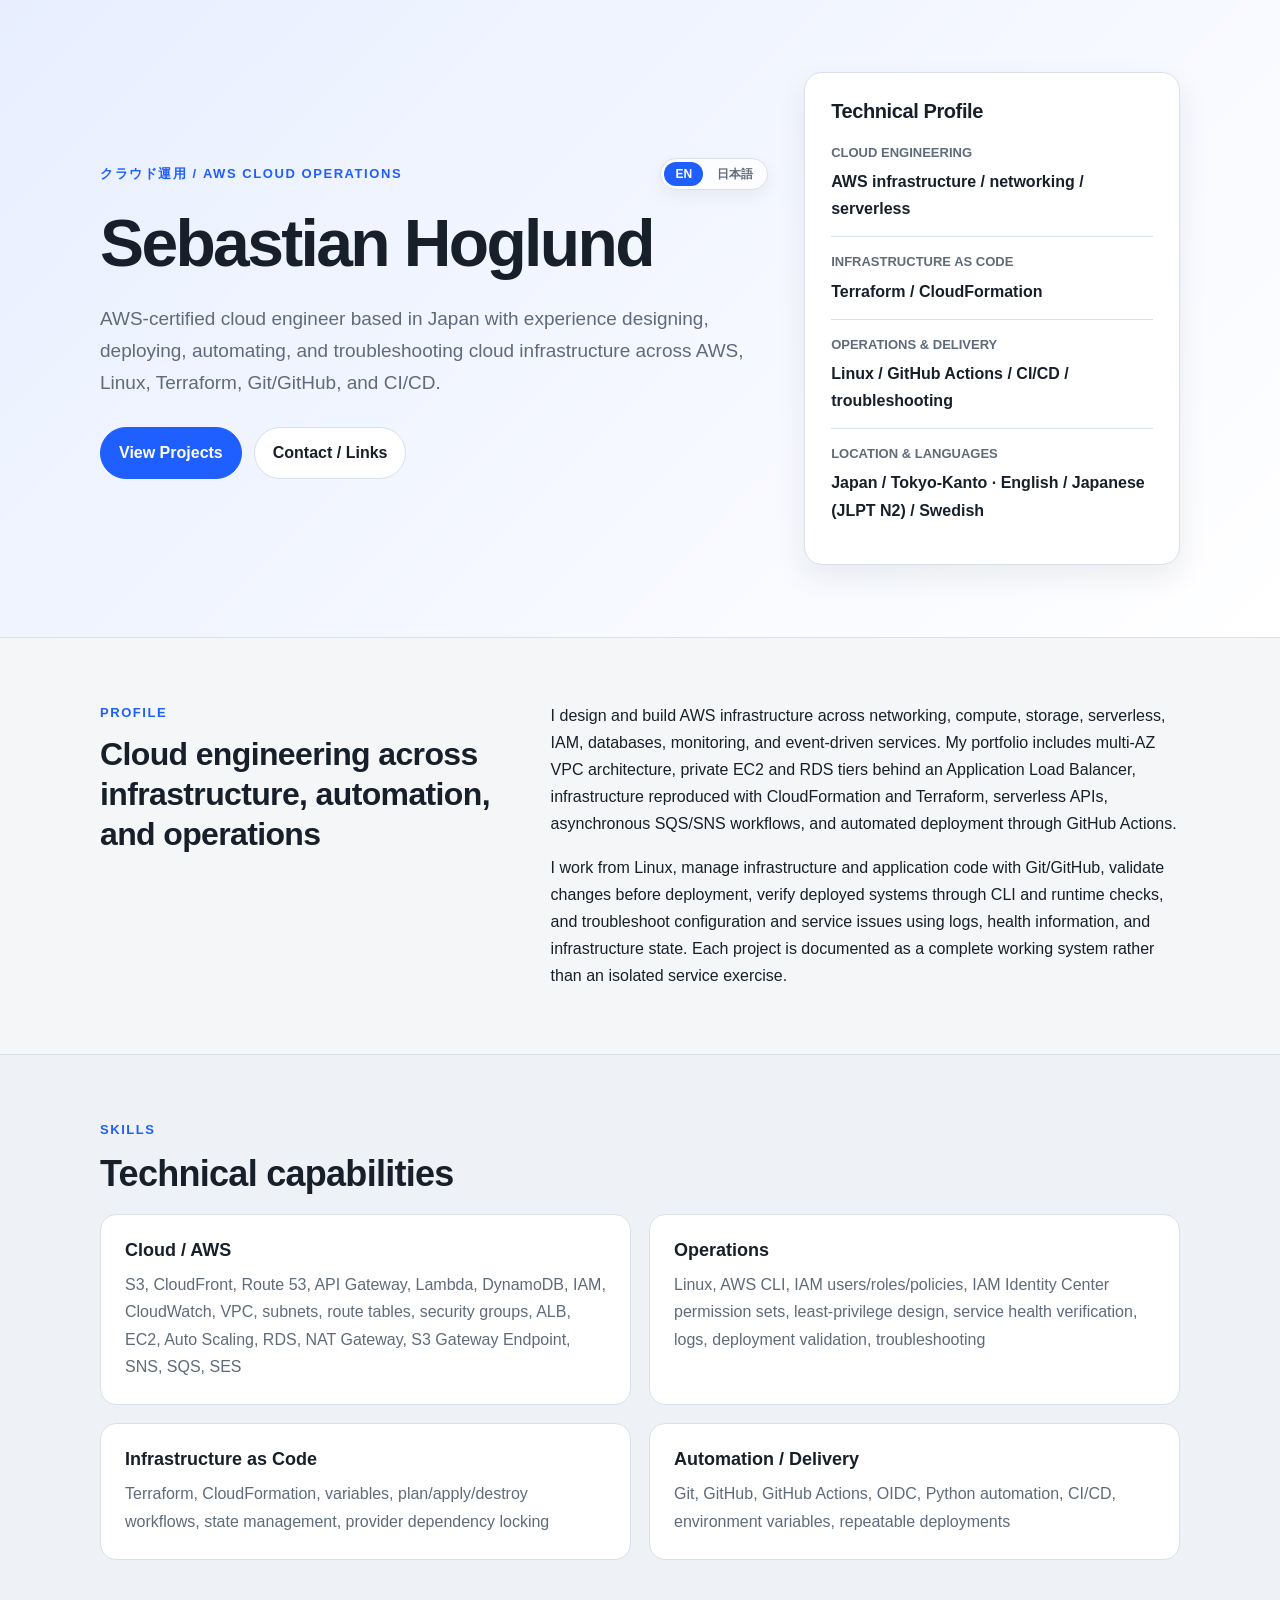
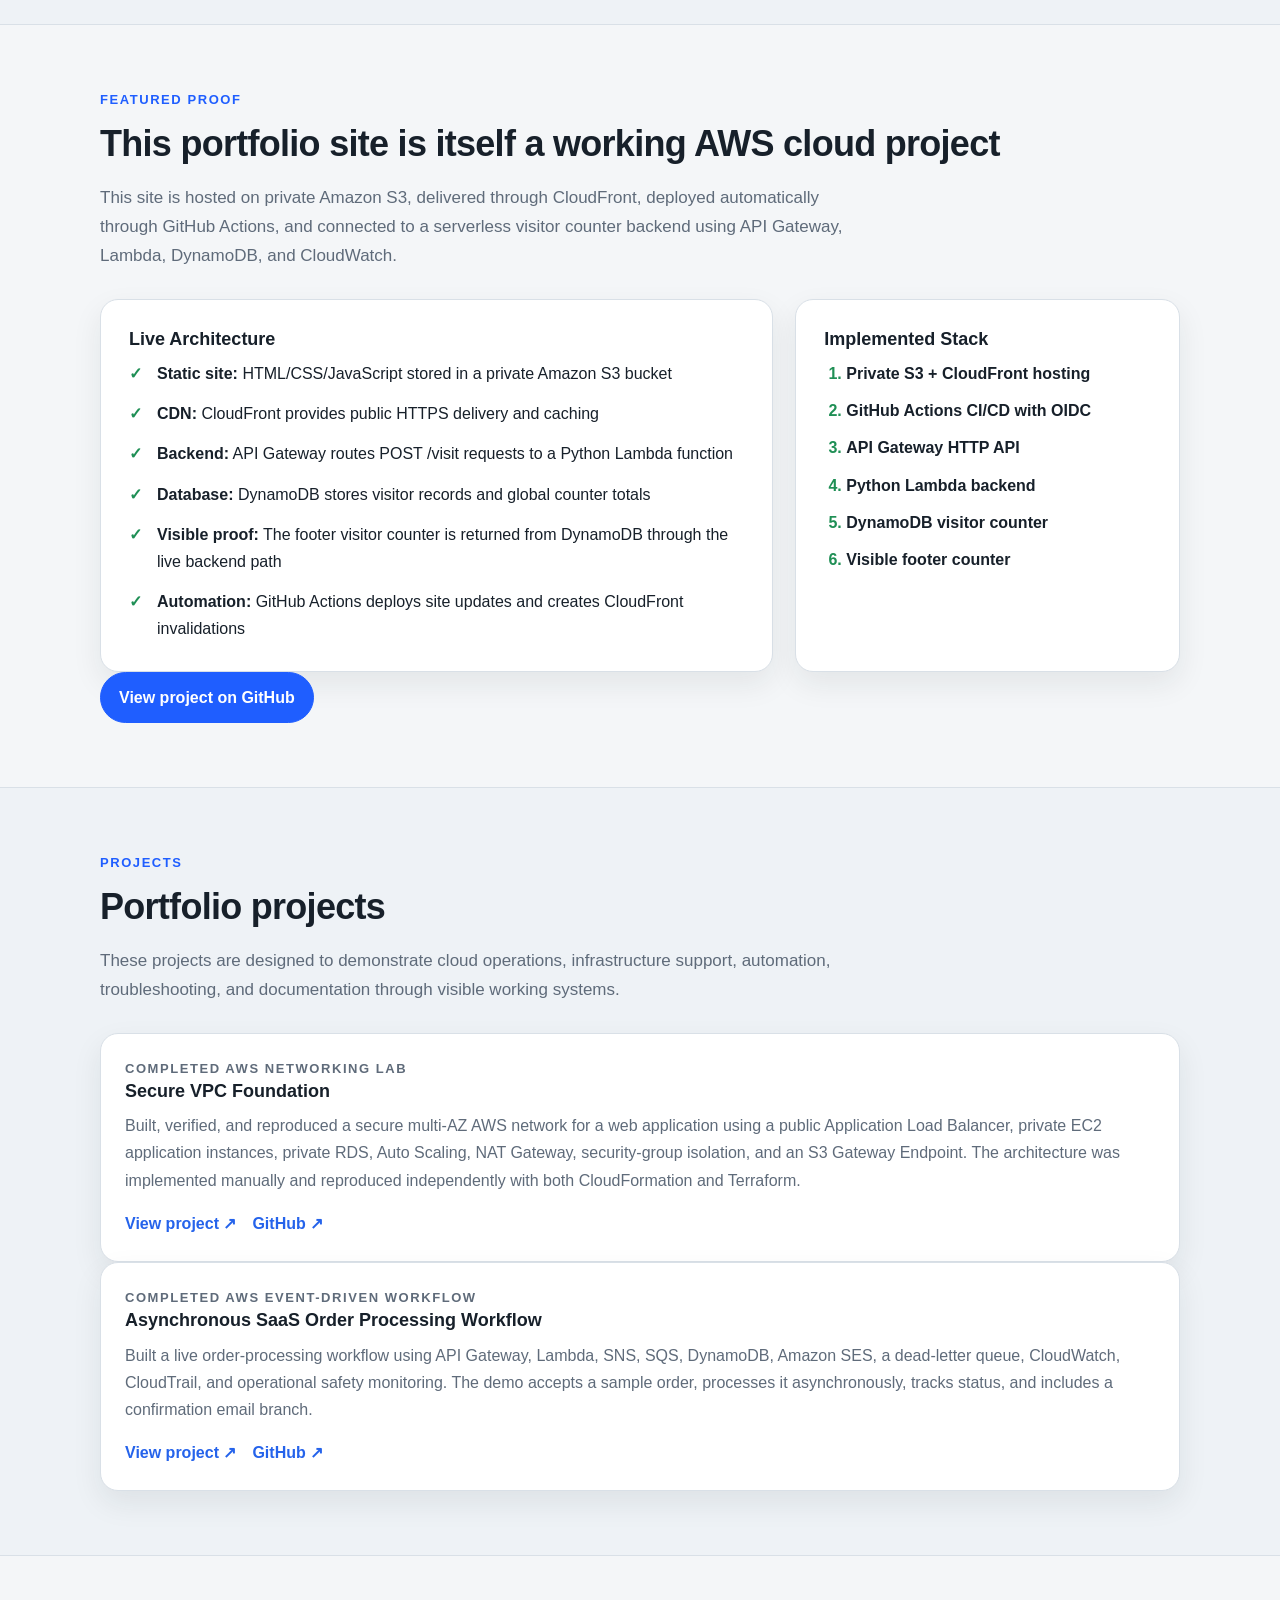
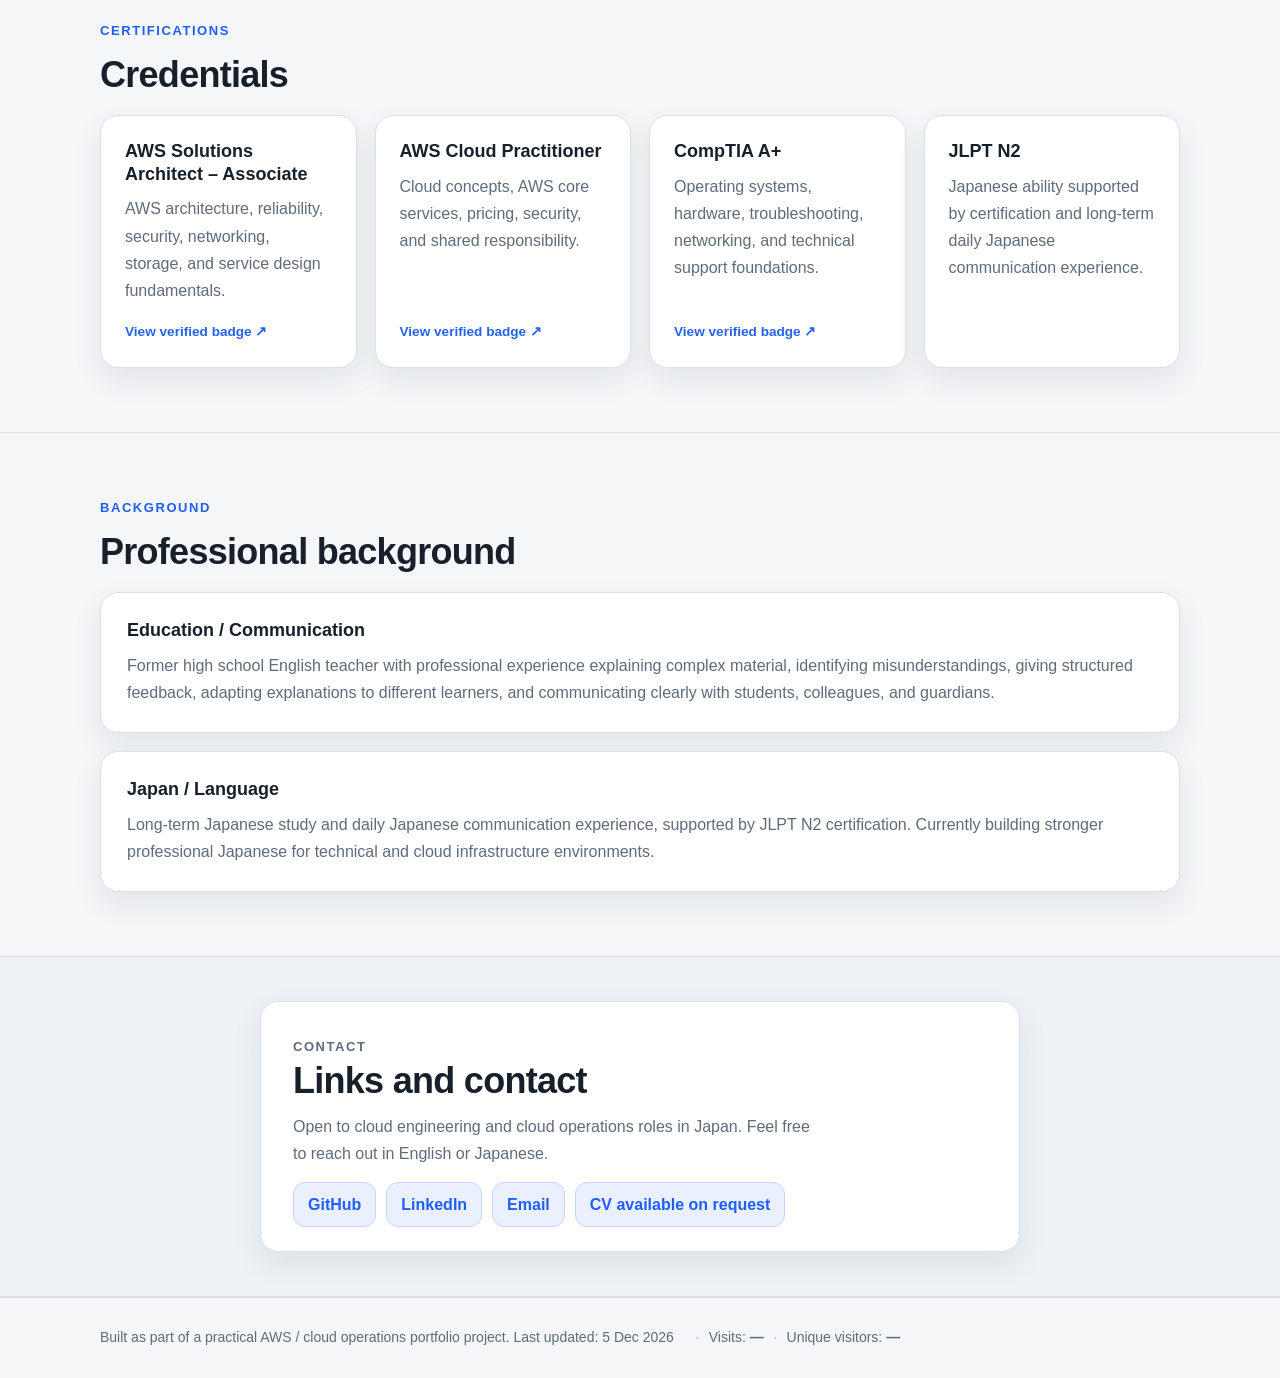
<file: website/index.html>
<!DOCTYPE html>
<html lang="en">
<head>
  <meta charset="UTF-8">
  <meta name="viewport" content="width=device-width, initial-scale=1.0">
  <title>Sebastian Hoglund | AWS / Cloud Operations Portfolio</title>
  <meta name="description" content="AWS-certified cloud engineer based in Japan. Portfolio of deployed AWS systems: private S3 + CloudFront hosting, GitHub Actions CI/CD with OIDC, a multi-AZ VPC built with CloudFormation and Terraform, and an event-driven serverless order workflow.">

  <meta property="og:type" content="website">
  <meta property="og:title" content="Sebastian Hoglund | AWS / Cloud Operations Portfolio">
  <meta property="og:description" content="Deployed AWS systems with documented architecture decisions, IAM guardrails, CI/CD, and operational troubleshooting.">
  <meta property="og:url" content="https://sebastianhoglund.cloud">
  <meta property="og:image" content="https://sebastianhoglund.cloud/og-image.png">
  <meta name="twitter:card" content="summary_large_image">

  <link rel="icon" href="favicon.ico" sizes="any">
  <link rel="stylesheet" href="style.css">
</head>
<body>
  <header class="site-header">
    <div class="container header-grid">
      <div>
        <div class="top-line">
          <p class="eyebrow" data-i18n="hero.eyebrow">クラウド運用 / AWS Cloud Operations</p>
          <div class="language-switch" aria-label="Language selection">
            <button type="button" class="lang-button active" data-lang="en">EN</button>
            <button type="button" class="lang-button" data-lang="ja">日本語</button>
          </div>
        </div>

        <h1 data-i18n="hero.name">Sebastian Hoglund</h1>

        <p class="lead" data-i18n="hero.lead">AWS-certified cloud engineer based in Japan with experience designing, deploying, automating, and troubleshooting cloud infrastructure across AWS, Linux, Terraform, Git/GitHub, and CI/CD.</p>

        <div class="hero-actions">
          <a href="#projects" class="button primary" data-i18n="hero.primaryButton">View Projects</a>
          <a href="#contact" class="button secondary" data-i18n="hero.secondaryButton">Contact / Links</a>
        </div>
      </div>

      <aside class="profile-card">
        <h2 data-i18n="profile.heading">Technical Profile</h2>
        <dl>
          <div>
            <dt data-i18n="profile.cloudLabel">Cloud Engineering</dt>
            <dd data-i18n="profile.cloudValue">AWS infrastructure / networking / serverless</dd>
          </div>
          <div>
            <dt data-i18n="profile.iacLabel">Infrastructure as Code</dt>
            <dd data-i18n="profile.iacValue">Terraform / CloudFormation</dd>
          </div>
          <div>
            <dt data-i18n="profile.opsLabel">Operations &amp; Delivery</dt>
            <dd data-i18n="profile.opsValue">Linux / GitHub Actions / CI/CD / troubleshooting</dd>
          </div>
          <div>
            <dt data-i18n="profile.locationLanguagesLabel">Location &amp; Languages</dt>
            <dd data-i18n="profile.locationLanguagesValue">Japan / Tokyo-Kanto · English / Japanese (JLPT N2) / Swedish</dd>
          </div>
        </dl>
      </aside>
    </div>
  </header>

  <main>
    <section class="section" id="profile">
      <div class="container two-column">
        <div>
          <p class="section-label" data-i18n="about.label">PROFILE</p>
          <h2 data-i18n="about.heading">Cloud engineering across infrastructure, automation, and operations</h2>
        </div>
        <div>
          <p data-i18n="about.paragraph1">I design and build AWS infrastructure across networking, compute, storage, serverless, IAM, databases, monitoring, and event-driven services. My portfolio includes multi-AZ VPC architecture, private EC2 and RDS tiers behind an Application Load Balancer, infrastructure reproduced with CloudFormation and Terraform, serverless APIs, asynchronous SQS/SNS workflows, and automated deployment through GitHub Actions.</p>
          <p data-i18n="about.paragraph2">I work from Linux, manage infrastructure and application code with Git/GitHub, validate changes before deployment, verify deployed systems through CLI and runtime checks, and troubleshoot configuration and service issues using logs, health information, and infrastructure state. Each project is documented as a complete working system rather than an isolated service exercise.</p>
        </div>
      </div>
    </section>

    <section class="section muted">
      <div class="container">
        <p class="section-label" data-i18n="skills.label">SKILLS</p>
        <h2 data-i18n="skills.heading">Technical capabilities</h2>

        <div class="skill-list">
          <div>
            <h3 data-i18n="skills.cloudTitle">Cloud / AWS</h3>
            <p data-i18n="skills.cloudText">S3, CloudFront, Route 53, API Gateway, Lambda, DynamoDB, IAM, CloudWatch, VPC, subnets, route tables, security groups, ALB, EC2, Auto Scaling, RDS, NAT Gateway, S3 Gateway Endpoint, SNS, SQS, SES</p>
          </div>
          <div>
            <h3 data-i18n="skills.opsTitle">Operations</h3>
            <p data-i18n="skills.opsText">Linux, AWS CLI, IAM users/roles/policies, IAM Identity Center permission sets, least-privilege design, service health verification, logs, deployment validation, troubleshooting</p>
          </div>
          <div>
            <h3 data-i18n="skills.iacTitle">Infrastructure as Code</h3>
            <p data-i18n="skills.iacText">Terraform, CloudFormation, variables, plan/apply/destroy workflows, state management, provider dependency locking</p>
          </div>
          <div>
            <h3 data-i18n="skills.automationTitle">Automation / Delivery</h3>
            <p data-i18n="skills.automationText">Git, GitHub, GitHub Actions, OIDC, Python automation, CI/CD, environment variables, repeatable deployments</p>
          </div>
        </div>
      </div>
    </section>

    <section class="section" id="proof">
      <div class="container">
        <p class="section-label" data-i18n="proof.label">FEATURED PROOF</p>
        <h2 data-i18n="proof.heading">This portfolio site is itself a working AWS cloud project</h2>
        <p class="section-intro" data-i18n="proof.intro">
          This site is hosted on private Amazon S3, delivered through CloudFront, deployed automatically through GitHub Actions, and connected to a serverless visitor counter backend using API Gateway, Lambda, DynamoDB, and CloudWatch.
        </p>

        <div class="project-layout">
          <article class="project-main">
            <h3 data-i18n="proof.archHeading">Live Architecture</h3>
            <ul class="check-list">
              <li>
                <strong data-i18n="proof.staticLabel">Static site:</strong>
                <span data-i18n="proof.staticText">HTML/CSS/JavaScript stored in a private Amazon S3 bucket</span>
              </li>
              <li>
                <strong data-i18n="proof.cdnLabel">CDN:</strong>
                <span data-i18n="proof.cdnText">CloudFront provides public HTTPS delivery and caching</span>
              </li>
              <li>
                <strong data-i18n="proof.backendLabel">Backend:</strong>
                <span data-i18n="proof.backendText">API Gateway routes POST /visit requests to a Python Lambda function</span>
              </li>
              <li>
                <strong data-i18n="proof.databaseLabel">Database:</strong>
                <span data-i18n="proof.databaseText">DynamoDB stores visitor records and global counter totals</span>
              </li>
              <li>
                <strong data-i18n="proof.counterLabel">Visible proof:</strong>
                <span data-i18n="proof.counterText">The footer visitor counter is returned from DynamoDB through the live backend path</span>
              </li>
              <li>
                <strong data-i18n="proof.automationLabel">Automation:</strong>
                <span data-i18n="proof.automationText">GitHub Actions deploys site updates and creates CloudFront invalidations</span>
              </li>
            </ul>
          </article>

          <aside class="status-card">
            <h3 data-i18n="proof.statusHeading">Implemented Stack</h3>
            <ol class="timeline">
              <li class="done" data-i18n="proof.statusHosting">Private S3 + CloudFront hosting</li>
              <li class="done" data-i18n="proof.statusCicd">GitHub Actions CI/CD with OIDC</li>
              <li class="done" data-i18n="proof.statusApi">API Gateway HTTP API</li>
              <li class="done" data-i18n="proof.statusLambda">Python Lambda backend</li>
              <li class="done" data-i18n="proof.statusDynamo">DynamoDB visitor counter</li>
              <li class="done" data-i18n="proof.statusVisible">Visible footer counter</li>
            </ol>
          </aside>
        </div>

        <div class="hero-actions">
          <a
            href="https://github.com/lisochronal-glitch/cloud-operations-portfolio"
            class="button primary"
            target="_blank"
            rel="noopener noreferrer"
            data-i18n="proof.githubButton"
          >
            View project on GitHub
          </a>
        </div>
      </div>
    </section>

    <section class="section muted" id="projects">
      <div class="container">
        <p class="section-label" data-i18n="projects.label">PROJECTS</p>
        <h2 data-i18n="projects.heading">Portfolio projects</h2>
        <p class="section-intro" data-i18n="projects.intro">
          These projects are designed to demonstrate cloud operations, infrastructure support, automation, troubleshooting, and documentation through visible working systems.
        </p>

        <article class="card">
		<p class="section-label" data-i18n="projects.project2Status">Completed AWS networking lab</p>
		<h3 data-i18n="projects.project2Title">Secure VPC Foundation</h3>
		<p data-i18n="projects.project2Text">Built, verified, and reproduced a secure multi-AZ AWS network for a web application using a public Application Load Balancer, private EC2 application instances, private RDS, Auto Scaling, NAT Gateway, security-group isolation, and an S3 Gateway Endpoint. The architecture was implemented manually and reproduced independently with both CloudFormation and Terraform.</p>

          <div class="project-links">
            <a href="projects/secure-vpc-foundation/index.html" data-i18n="projects.project2ViewProject">View project ↗</a>
            <a
              href="https://github.com/lisochronal-glitch/cloud-operations-portfolio/tree/main/projects/secure-vpc-foundation"
              target="_blank"
              rel="noopener noreferrer"
              data-i18n="projects.project2Github"
            >GitHub ↗</a>
          </div>
        </article>

        <article class="card">
          <p class="section-label" data-i18n="projects.project3Status">Completed AWS event-driven workflow</p>
          <h3 data-i18n="projects.project3Title">Asynchronous SaaS Order Processing Workflow</h3>
          <p data-i18n="projects.project3Text">
            
  Built a live order-processing workflow using API Gateway, Lambda, SNS, SQS,
  DynamoDB, Amazon SES, a dead-letter queue, CloudWatch, CloudTrail, and operational safety monitoring.
  The demo accepts a sample order, processes it asynchronously, tracks status, and includes a confirmation email branch.

          </p>

          <div class="project-links">
            <a href="projects/event-driven-order-processing-workflow/index.html" data-i18n="projects.project3ViewProject">View project ↗</a>
            <a
              href="https://github.com/lisochronal-glitch/cloud-operations-portfolio/tree/main/projects/event-driven-order-processing-workflow"
              target="_blank"
              rel="noopener noreferrer"
              data-i18n="projects.project3Github"
            >GitHub ↗</a>
          </div>
        </article>
      </div>
    </section>

    <section class="section">
      <div class="container">
        <p class="section-label" data-i18n="certs.label">CERTIFICATIONS</p>
        <h2 data-i18n="certs.heading">Credentials</h2>

        <div class="card-grid">
          <article class="card">
            <h3 data-i18n="certs.saaTitle">AWS Solutions Architect – Associate</h3>
            <p data-i18n="certs.saaText">AWS architecture, reliability, security, networking, storage, and service design fundamentals.</p>
            <a class="badge-link" href="https://www.credly.com/badges/d90a629b-7b16-4c0e-8c84-903acc4397c4/public_url" target="_blank" rel="noopener noreferrer" data-i18n="certs.badgeLink">View verified badge ↗</a>
          </article>

          <article class="card">
            <h3 data-i18n="certs.cpTitle">AWS Cloud Practitioner</h3>
            <p data-i18n="certs.cpText">Cloud concepts, AWS core services, pricing, security, and shared responsibility.</p>
            <a class="badge-link" href="https://www.credly.com/badges/c3ca8016-c9d7-4f4a-8cd0-62cb293e47a1/public_url" target="_blank" rel="noopener noreferrer" data-i18n="certs.badgeLink">View verified badge ↗</a>
          </article>

          <article class="card">
            <h3 data-i18n="certs.aplusTitle">CompTIA A+</h3>
            <p data-i18n="certs.aplusText">Operating systems, hardware, troubleshooting, networking, and technical support foundations.</p>
            <a class="badge-link" href="https://www.credly.com/badges/7d23a7b4-8425-4e25-9cda-e0ec5e36d6e5/public_url" target="_blank" rel="noopener noreferrer" data-i18n="certs.badgeLink">View verified badge ↗</a>
          </article>

          <article class="card">
            <h3 data-i18n="certs.n2Title">JLPT N2</h3>
            <p data-i18n="certs.n2Text">Japanese ability supported by certification and long-term daily Japanese communication experience.</p>
          </article>
        </div>
      </div>
    </section>

    <section class="section section-bordered">
      <div class="container">
        <p class="section-label" data-i18n="background.label">BACKGROUND</p>
        <h2 data-i18n="background.heading">Professional background</h2>

        <div class="background-card">
          <h3 data-i18n="background.educationTitle">Education / Communication</h3>
          <p data-i18n="background.educationText">
            Former high school English teacher with extensive professional experience explaining complex material,
            identifying misunderstandings, giving structured feedback, adapting explanations to different learners,
            and communicating clearly with students, colleagues, and guardians.
          </p>
        </div>

        <div class="background-card">
          <h3 data-i18n="background.japanTitle">Japan / Language</h3>
          <p data-i18n="background.japanText">
            Long-term Japanese study and daily Japanese communication experience, supported by JLPT N2 certification.
            Currently building stronger professional Japanese for technical and cloud infrastructure environments.
          </p>
        </div>
      </div>
    </section>

    <section class="section muted" id="contact">
      <div class="container contact-panel">
        <div>
          <p class="section-label" data-i18n="contact.label">CONTACT</p>
          <h2 data-i18n="contact.heading">Links and contact</h2>
          <p data-i18n="contact.text">Open to cloud engineering and cloud operations roles in Japan. Feel free to reach out in English or Japanese.</p>
        </div>

        <div class="contact-links">
          <a href="https://github.com/lisochronal-glitch/cloud-operations-portfolio" target="_blank" rel="noopener noreferrer" data-i18n="contact.github">GitHub</a>
          <a href="https://www.linkedin.com/in/YOUR-LINKEDIN-SLUG/" target="_blank" rel="noopener noreferrer" data-i18n="contact.linkedin">LinkedIn</a>
          <a href="mailto:lisochronal@hotmail.com" data-i18n="contact.email">Email</a>
          <a href="mailto:lisochronal@hotmail.com?subject=CV%20request" data-i18n="contact.cv">CV available on request</a>
        </div>
      </div>
    </section>
  </main>

  <footer class="site-footer">
    <div class="container">
      <p>
        <span data-i18n="footer.text">Built as part of a practical AWS / cloud operations portfolio project.</span>
        <span data-i18n="footer.updated">Last updated:</span>
        <span id="last-updated"></span>
        <span class="footer-counter">
          <span class="footer-separator">·</span>
          <span data-i18n="footer.visits">Visits:</span>
          <strong id="total-visits">—</strong>
          <span class="footer-separator">·</span>
          <span data-i18n="footer.uniqueVisitors">Unique visitors:</span>
          <strong id="unique-visitors">—</strong>
        </span>
      </p>
    </div>
  </footer>

  <script src="script.js"></script>
</body>
</html>
</file>
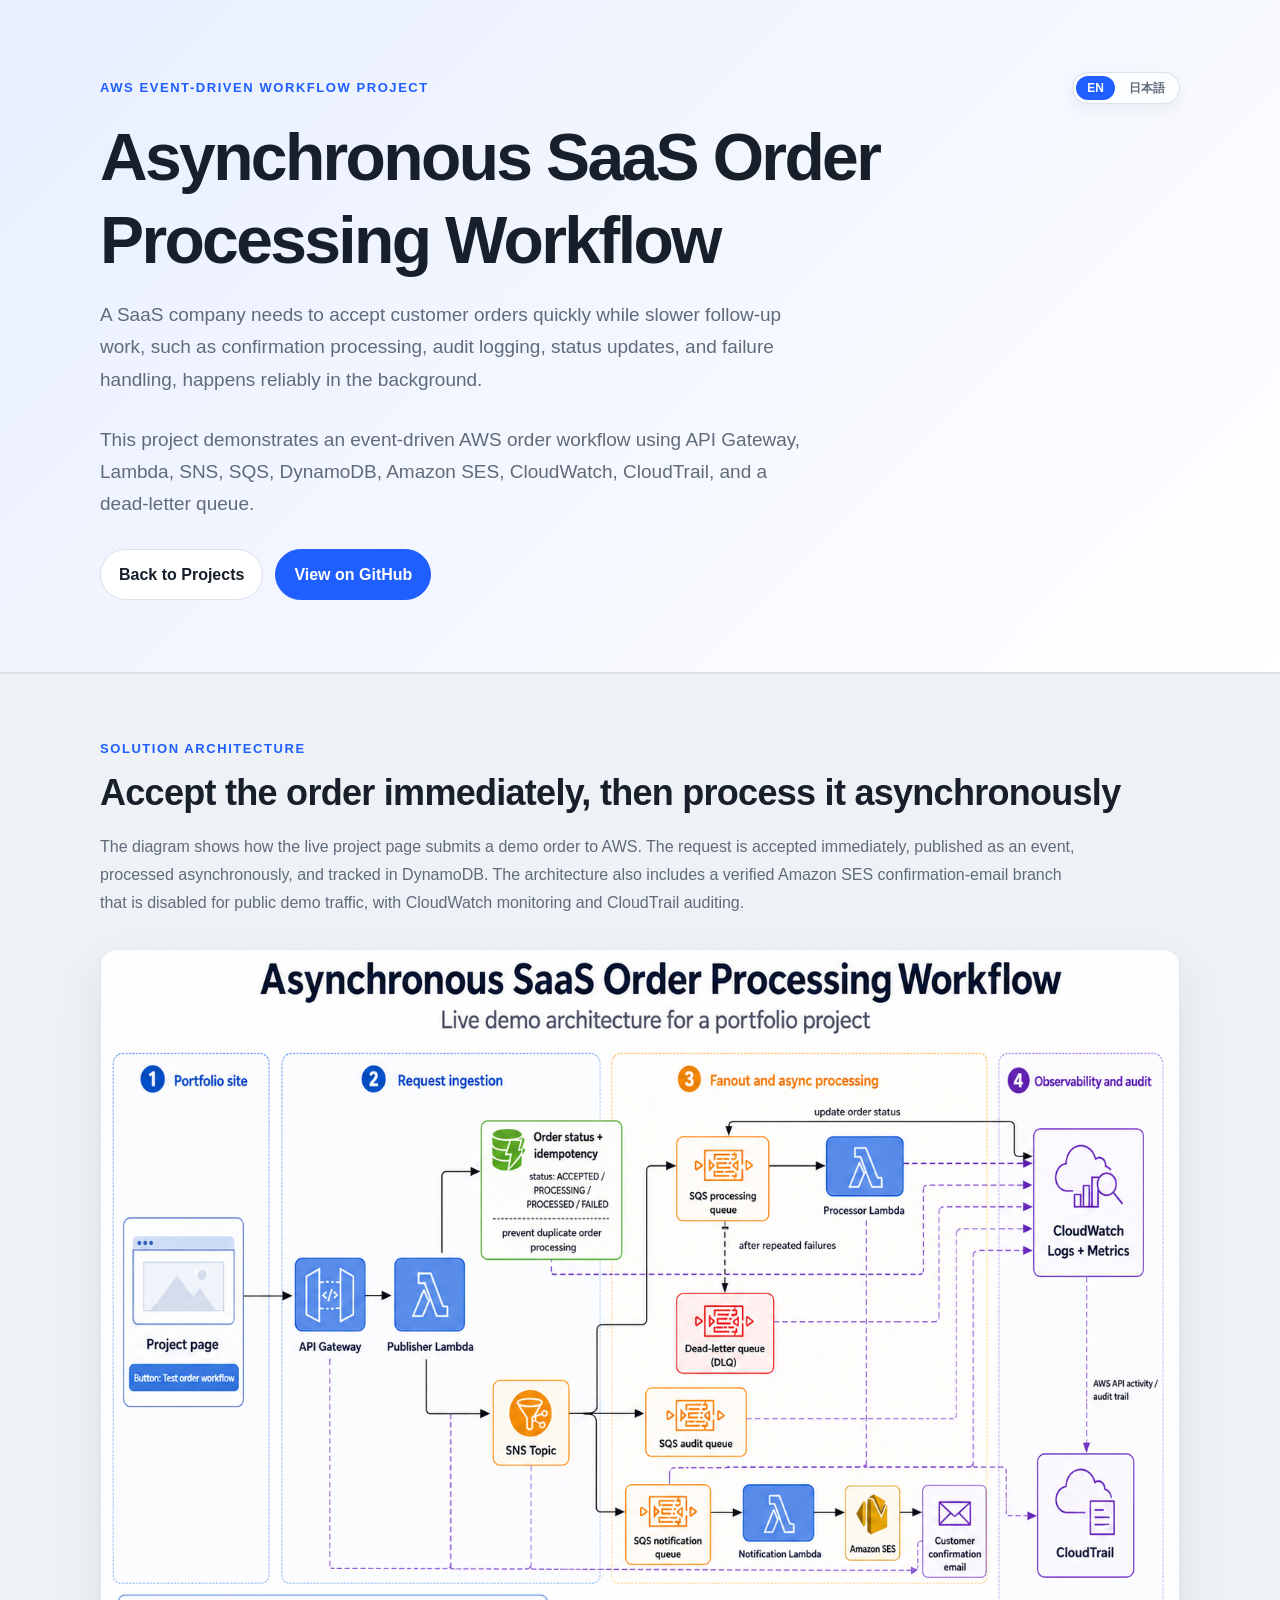
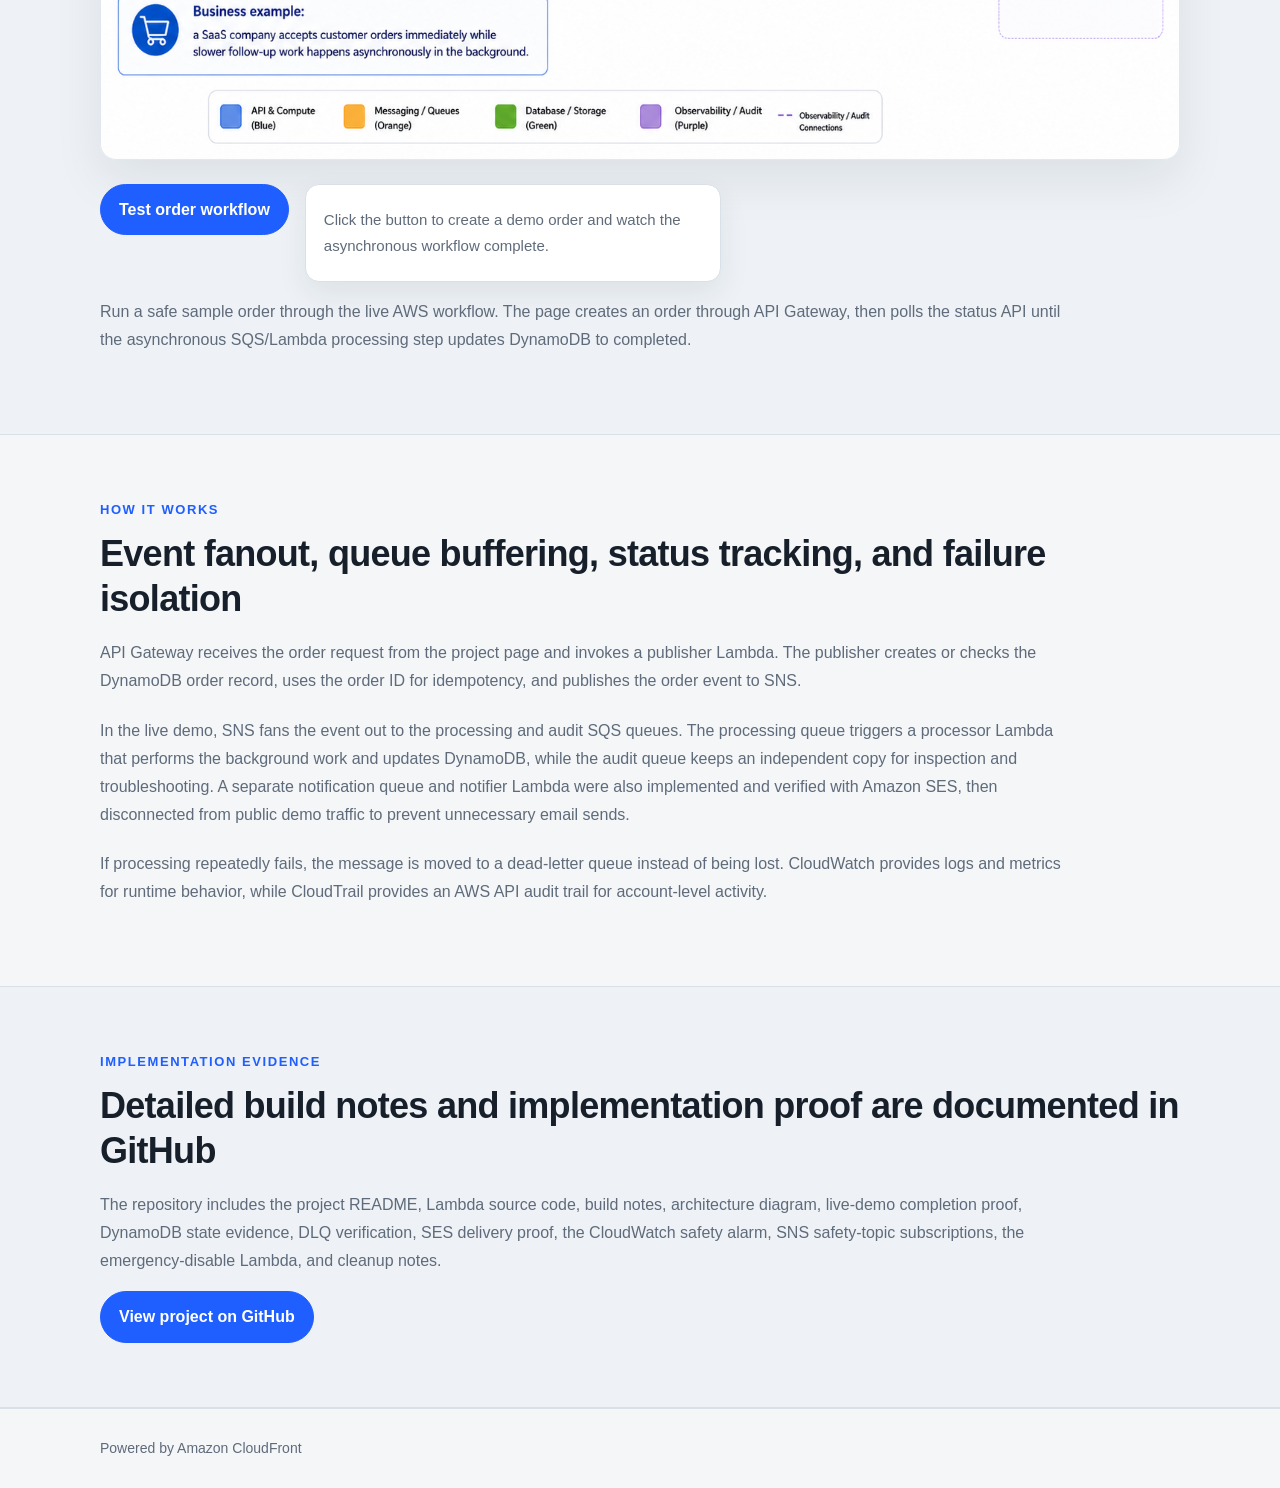
<file: website/projects/event-driven-order-processing-workflow/index.html>
<!DOCTYPE html>
<html lang="en">
<head>
  <meta charset="UTF-8">
  <meta name="viewport" content="width=device-width, initial-scale=1.0">
  <title>Asynchronous SaaS Order Processing Workflow | AWS / Cloud Operations Portfolio</title>
  <meta name="description" content="Asynchronous AWS order workflow with API Gateway, Lambda, SNS, SQS and DynamoDB, a live demo, verified dead-letter handling, and automated emergency containment.">
  <link rel="icon" href="../../favicon.ico" sizes="any">
  <link rel="stylesheet" href="../../style.css">
</head>
<body data-page-title-key="project3.pageTitle">
  <header class="site-header">
    <div class="container">
      <div class="top-line">
        <p class="eyebrow" data-i18n="project3.eyebrow">AWS EVENT-DRIVEN WORKFLOW PROJECT</p>
        <div class="language-switch" aria-label="Language selection">
          <button type="button" class="lang-button active" data-lang="en">EN</button>
          <button type="button" class="lang-button" data-lang="ja">日本語</button>
        </div>
      </div>

      <h1 data-i18n="project3.title">Asynchronous SaaS Order Processing Workflow</h1>

      <p class="lead" data-i18n="project3.lead1">A SaaS company needs to accept customer orders quickly while slower follow-up work, such as confirmation processing, audit logging, status updates, and failure handling, happens reliably in the background.</p>

      <p class="lead" data-i18n="project3.lead2">This project demonstrates an event-driven AWS order workflow using API Gateway, Lambda, SNS, SQS, DynamoDB, Amazon SES, CloudWatch, CloudTrail, and a dead-letter queue.</p>

      <div class="hero-actions">
        <a href="../../index.html#projects" class="button secondary" data-i18n="project3.backButton">Back to Projects</a>
        <a
          href="https://github.com/lisochronal-glitch/cloud-operations-portfolio/tree/main/projects/event-driven-order-processing-workflow"
          class="button primary"
          target="_blank"
          rel="noopener noreferrer"
         data-i18n="project3.githubButton">View on GitHub</a>
      </div>
    </div>
  </header>

  <main>
    <section class="section muted">
      <div class="container">
        <p class="section-label" data-i18n="project3.solutionLabel">SOLUTION ARCHITECTURE</p>
        <h2 data-i18n="project3.solutionHeading">Accept the order immediately, then process it asynchronously</h2>

        <p class="project-copy-text" data-i18n="project3.solutionText">The diagram shows how the live project page submits a demo order to AWS. The request is accepted immediately, published as an event, processed asynchronously, and tracked in DynamoDB. The architecture also includes a verified Amazon SES confirmation-email branch that is disabled for public demo traffic, with CloudWatch monitoring and CloudTrail auditing.</p>

        <img
          src="asynchronous-saas-order-processing-workflow.png"
          alt="Asynchronous SaaS order processing workflow architecture diagram"
          class="project-diagram"
        >

        <div class="workflow-demo-panel">
          <button id="project3-demo-button" class="workflow-demo-button" type="button" data-i18n="project3.demoButton">Test order workflow</button>

          <div id="project3-demo-result" class="workflow-demo-result" aria-live="polite">
            <p class="project-copy-text" data-i18n="project3.demoPrompt">Click the button to create a demo order and watch the asynchronous workflow complete.</p>
          </div>
        </div>

        <p class="project-copy-text" data-i18n="project3.demoText">Run a safe sample order through the live AWS workflow. The page creates an order through API Gateway, then polls the status API until the asynchronous SQS/Lambda processing step updates DynamoDB to completed.</p>
      </div>
    </section>

    <section class="section">
      <div class="container">
        <p class="section-label" data-i18n="project3.howLabel">HOW IT WORKS</p>
        <h2 data-i18n="project3.howHeading">Event fanout, queue buffering, status tracking, and failure isolation</h2>

        <p class="project-copy-text" data-i18n="project3.howText1">API Gateway receives the order request from the project page and invokes a publisher Lambda. The publisher creates or checks the DynamoDB order record, uses the order ID for idempotency, and publishes the order event to SNS.</p>

        <p class="project-copy-text" data-i18n="project3.howText2">In the live demo, SNS fans the event out to the processing and audit SQS queues. The processing queue triggers a processor Lambda that performs the background work and updates DynamoDB, while the audit queue keeps an independent copy for inspection and troubleshooting. A separate notification queue and notifier Lambda were also implemented and verified with Amazon SES, then disconnected from public demo traffic to prevent unnecessary email sends.</p>

        <p class="project-copy-text" data-i18n="project3.howText3">If processing repeatedly fails, the message is moved to a dead-letter queue instead of being lost. CloudWatch provides logs and metrics for runtime behavior, while CloudTrail provides an AWS API audit trail for account-level activity.</p>
      </div>
    </section>

    <section class="section muted" id="github">
      <div class="container">
        <p class="section-label" data-i18n="project3.evidenceLabel">IMPLEMENTATION EVIDENCE</p>
        <h2 data-i18n="project3.evidenceHeading">Detailed build notes and implementation proof are documented in GitHub</h2>

        <p class="project-copy-text" data-i18n="project3.evidenceText">The repository includes the project README, Lambda source code, build notes, architecture diagram, live-demo completion proof, DynamoDB state evidence, DLQ verification, SES delivery proof, the CloudWatch safety alarm, SNS safety-topic subscriptions, the emergency-disable Lambda, and cleanup notes.</p>

        <a
          href="https://github.com/lisochronal-glitch/cloud-operations-portfolio/tree/main/projects/event-driven-order-processing-workflow"
          class="button primary"
          target="_blank"
          rel="noopener noreferrer"
         data-i18n="project3.viewProjectGithub">View project on GitHub</a>
      </div>
    </section>
  </main>

  <footer class="site-footer">
    <div class="container">
      <p data-i18n="project3.footer">Powered by Amazon CloudFront</p>
    </div>
  </footer>

<script>
  const project3ApiBaseUrl = "https://4grisgfd4l.execute-api.ap-northeast-1.amazonaws.com";
  const project3DemoEnabled = true;

  const project3DemoButton = document.getElementById("project3-demo-button");
  const project3DemoResult = document.getElementById("project3-demo-result");

  const project3DemoCopy = {
    en: {
      buttonLabel: "Test order workflow",
      temporarilyDisabled: "The live demo is temporarily disabled.",
      creating: "Creating demo order...",
      orderConfirmed: "Order confirmed.",
      orderId: "Order ID",
      orderStatus: "Order status",
      backgroundWorkflow: "Background workflow",
      unknown: "UNKNOWN",
      requestFailed: "Demo request failed.",
      createFailed: "Failed to create demo order.",
      statusFailed: "Failed to retrieve demo order status.",
      timeout: "The order was created, but the background workflow did not complete before polling ended."
    },
    ja: {
      buttonLabel: "注文処理を試す",
      temporarilyDisabled: "ライブデモは一時的に無効になっています。",
      creating: "デモ注文を作成しています...",
      orderConfirmed: "注文を受け付けました。",
      orderId: "注文ID",
      orderStatus: "注文ステータス",
      backgroundWorkflow: "バックグラウンド処理",
      unknown: "不明",
      requestFailed: "デモリクエストに失敗しました。",
      createFailed: "デモ注文の作成に失敗しました。",
      statusFailed: "注文ステータスの取得に失敗しました。",
      timeout: "注文は作成されましたが、ポーリング終了前にバックグラウンド処理が完了しませんでした。"
    }
  };

  function getProject3DemoCopy() {
    const activeLanguageButton = document.querySelector(
      ".lang-button.active"
    );

    const language =
      activeLanguageButton?.dataset.lang === "ja" ? "ja" : "en";

    return project3DemoCopy[language];
  }

  function setProject3DemoHtml(lines, isError = false) {
    project3DemoResult.innerHTML = "";
    for (const line of lines) {
      const paragraph = document.createElement("p");
      paragraph.textContent = line.text;
      if (line.strong) paragraph.classList.add("demo-result-strong");
      if (isError) paragraph.classList.add("demo-result-error");
      project3DemoResult.appendChild(paragraph);
    }
  }

  function createDemoOrderId() {
    const randomPart = Math.random().toString(16).slice(2, 8).toUpperCase();
    return `ORD-WEB-${Date.now()}-${randomPart}`;
  }

  async function createDemoOrder(orderId) {
    const response = await fetch(`${project3ApiBaseUrl}/orders`, {
      method: "POST",
      headers: {
        "Content-Type": "application/json"
      },
      body: JSON.stringify({
        orderId,
        idempotencyKey: orderId,
        items: [
          {
            name: "Demo SaaS order from live portfolio page",
            quantity: 1
          }
        ]
      })
    });

    const data = await response.json();

    if (!response.ok) {
      throw new Error(data.message || getProject3DemoCopy().createFailed);
    }

    return data;
  }

  async function getDemoOrderStatus(orderId) {
    const response = await fetch(`${project3ApiBaseUrl}/orders/${encodeURIComponent(orderId)}`);
    const data = await response.json();

    if (!response.ok) {
      throw new Error(data.message || getProject3DemoCopy().statusFailed);
    }

    return data;
  }

  async function waitForWorkflowCompletion(orderId) {
    for (let attempt = 1; attempt <= 10; attempt += 1) {
      const status = await getDemoOrderStatus(orderId);
      const copy = getProject3DemoCopy();

      setProject3DemoHtml([
        { text: copy.orderConfirmed, strong: true },
        { text: `${copy.orderId}: ${orderId}` },
        {
          text:
            `${copy.orderStatus}: ` +
            `${status.orderStatus || copy.unknown}`
        },
        {
          text:
            `${copy.backgroundWorkflow}: ` +
            `${status.backgroundStatus || copy.unknown}`
        }
      ]);

      if (status.backgroundStatus === "COMPLETED") {
        return status;
      }

      await new Promise((resolve) => setTimeout(resolve, 1500));
    }

    throw new Error(getProject3DemoCopy().timeout);
  }

  if (project3DemoButton && project3DemoResult) {
    project3DemoButton.addEventListener("click", async () => {
      const copy = getProject3DemoCopy();

      if (!project3DemoEnabled) {
        setProject3DemoHtml([
          { text: copy.temporarilyDisabled }
        ]);
        return;
      }

      const orderId = createDemoOrderId();

      project3DemoButton.disabled = true;
      project3DemoButton.textContent = copy.creating;

      try {
        setProject3DemoHtml([
          { text: copy.creating },
          { text: `${copy.orderId}: ${orderId}` }
        ]);

        const createdOrder = await createDemoOrder(orderId);
        const currentCopy = getProject3DemoCopy();

        setProject3DemoHtml([
          { text: currentCopy.orderConfirmed, strong: true },
          {
            text:
              `${currentCopy.orderId}: ` +
              `${createdOrder.orderId || orderId}`
          },
          {
            text:
              `${currentCopy.orderStatus}: ` +
              `${createdOrder.orderStatus || "CONFIRMED"}`
          },
          {
            text:
              `${currentCopy.backgroundWorkflow}: ` +
              `${createdOrder.backgroundStatus || "PENDING"}`
          }
        ]);

        await waitForWorkflowCompletion(
          createdOrder.orderId || orderId
        );

      } catch (error) {
        const currentCopy = getProject3DemoCopy();

        setProject3DemoHtml([
          { text: currentCopy.requestFailed },
          { text: error.message }
        ], true);

      } finally {
        project3DemoButton.disabled = false;
        project3DemoButton.textContent =
          getProject3DemoCopy().buttonLabel;
      }
    });
  }
</script>
  <script src="../../script.js"></script>
</body>
</html>
</file>
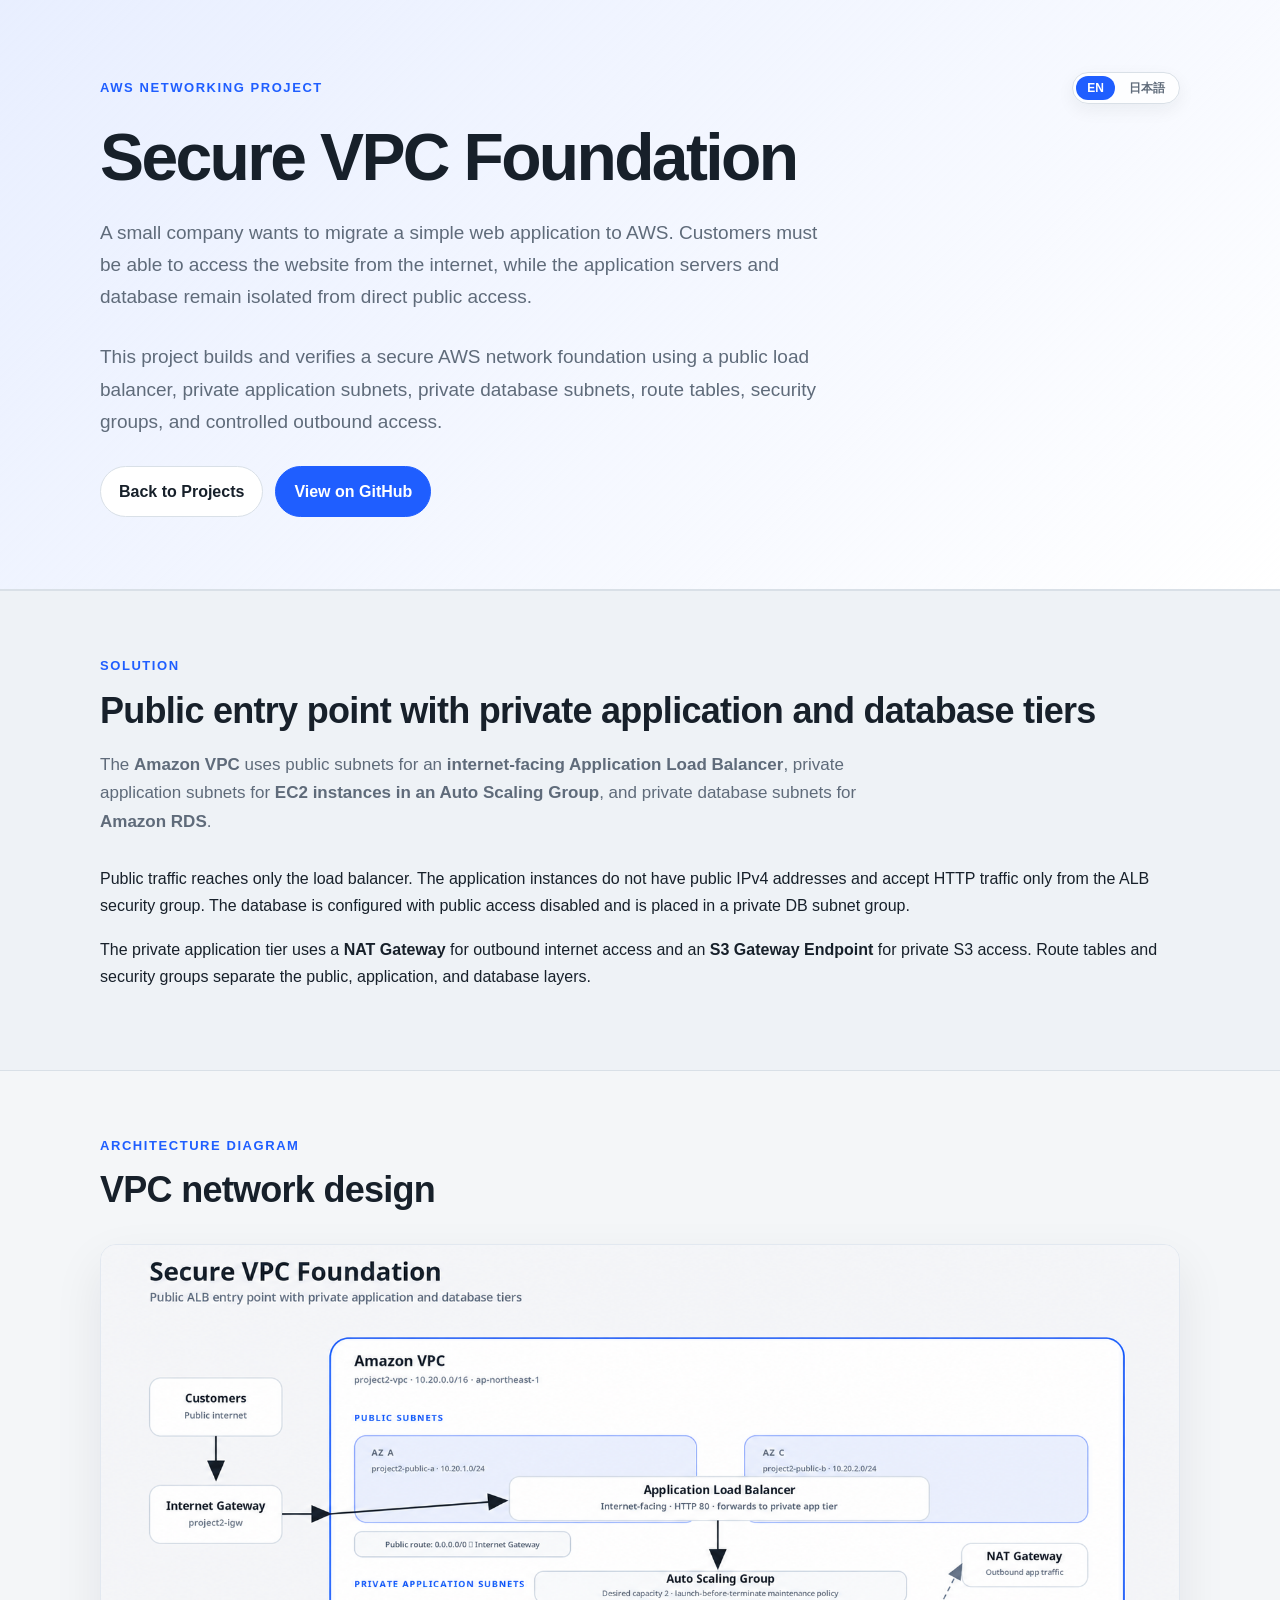
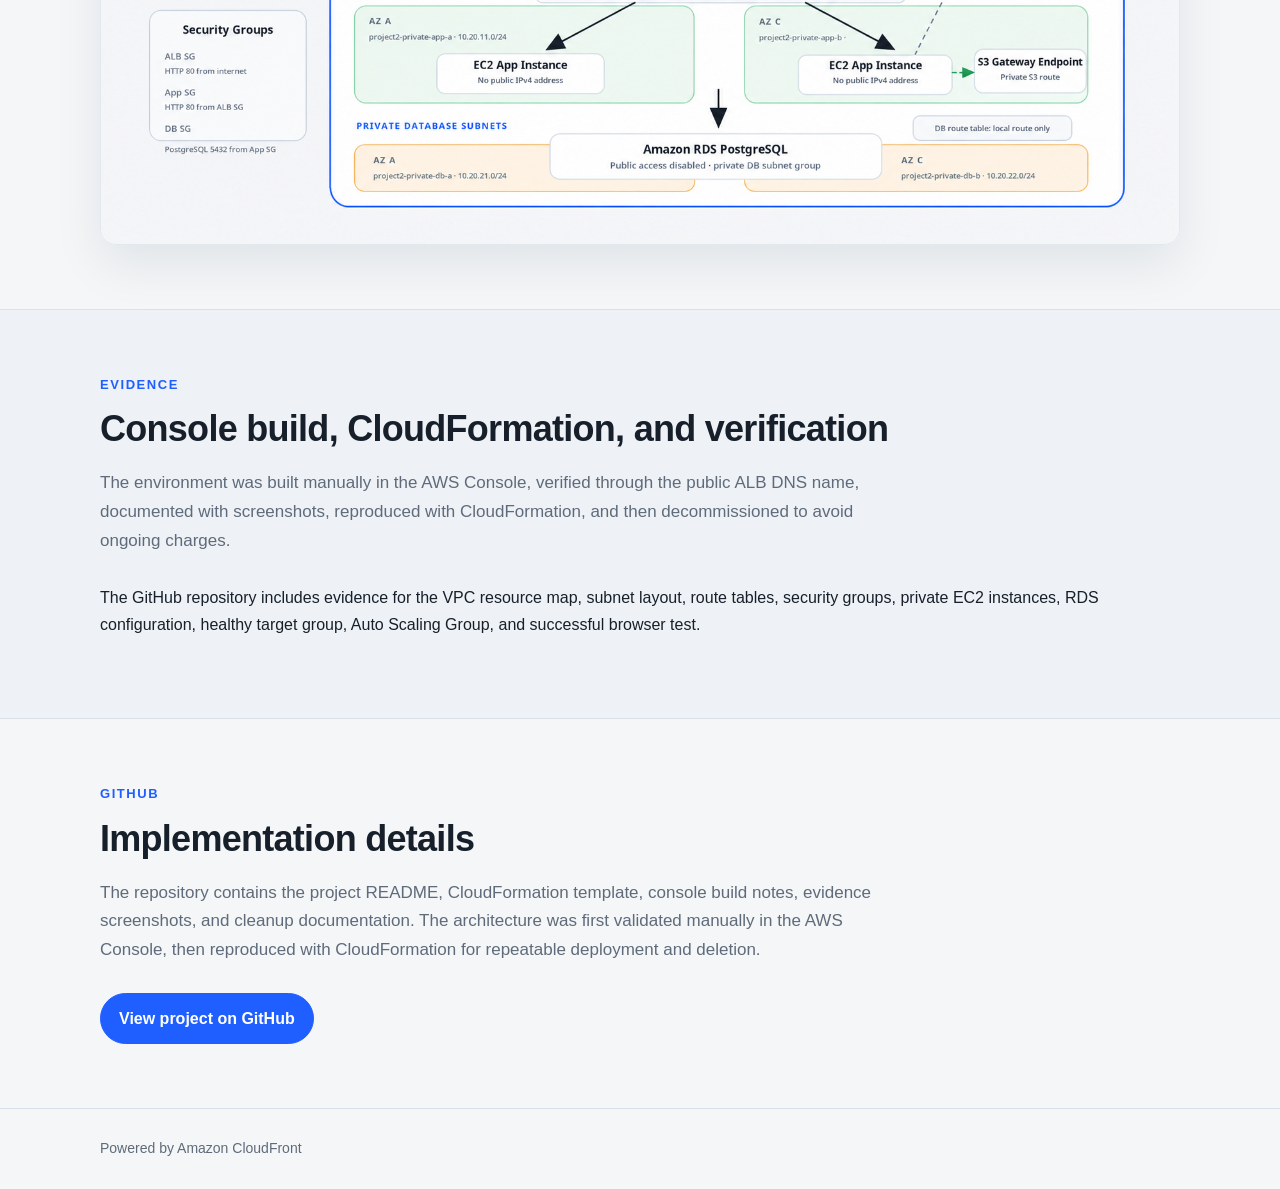
<file: website/projects/secure-vpc-foundation/index.html>
<!DOCTYPE html>
<html lang="en">
<head>
  <meta charset="UTF-8">
  <meta name="viewport" content="width=device-width, initial-scale=1.0">
  <title>Secure VPC Foundation | AWS / Cloud Operations Portfolio</title>
  <meta name="description" content="Secure multi-AZ AWS VPC with a public ALB, private EC2 and RDS tiers, documented architecture decisions, and independent CloudFormation and Terraform implementations.">
  <link rel="icon" href="../../favicon.ico" sizes="any">
  <link rel="stylesheet" href="../../style.css">
</head>
<body>
  <header class="site-header">
    <div class="container">
      <div class="top-line">
        <p class="eyebrow" data-i18n="project.eyebrow">AWS Networking Project</p>
        <div class="language-switch" aria-label="Language selection">
          <button type="button" class="lang-button active" data-lang="en">EN</button>
          <button type="button" class="lang-button" data-lang="ja">日本語</button>
        </div>
      </div>

      <h1 data-i18n="project.title">Secure VPC Foundation</h1>

      <p class="lead" data-i18n="project.lead1">
        A small company wants to migrate a simple web application to AWS. Customers must be able
        to access the website from the internet, while the application servers and database remain
        isolated from direct public access.
      </p>

      <p class="lead" data-i18n="project.lead2">
        This project builds and verifies a secure AWS network foundation using a public load balancer,
        private application subnets, private database subnets, route tables, security groups, and
        controlled outbound access.
      </p>

      <div class="hero-actions">
        <a href="../../index.html#projects" class="button secondary" data-i18n="project.backButton">Back to Projects</a>
        <a
          href="https://github.com/lisochronal-glitch/cloud-operations-portfolio/tree/main/projects/secure-vpc-foundation"
          class="button primary"
          target="_blank"
          rel="noopener noreferrer"
          data-i18n="project.githubButton"
        >
          View on GitHub
        </a>
      </div>
    </div>
  </header>

  <main>
    <section class="section muted">
      <div class="container">
        <p class="section-label" data-i18n="solution.label">SOLUTION</p>
        <h2 data-i18n="solution.heading">Public entry point with private application and database tiers</h2>

        <p class="section-intro" data-i18n="solution.intro">
          The <strong>Amazon VPC</strong> uses public subnets for an
          <strong>internet-facing Application Load Balancer</strong>, private application subnets
          for <strong>EC2 instances in an Auto Scaling Group</strong>, and private database subnets
          for <strong>Amazon RDS</strong>.
        </p>

        <p data-i18n="solution.paragraph1">
          Public traffic reaches only the load balancer. The application instances do not have public
          IPv4 addresses and accept HTTP traffic only from the ALB security group. The database is
          configured with public access disabled and is placed in a private DB subnet group.
        </p>

        <p data-i18n="solution.paragraph2">
          The private application tier uses a <strong>NAT Gateway</strong> for outbound internet access
          and an <strong>S3 Gateway Endpoint</strong> for private S3 access. Route tables and security
          groups separate the public, application, and database layers.
        </p>
      </div>
    </section>

    <section class="section">
      <div class="container">
        <p class="section-label" data-i18n="diagram.label">ARCHITECTURE DIAGRAM</p>
        <h2 data-i18n="diagram.heading">VPC network design</h2>

        <img
          src="secure-vpc-foundation-diagram.png"
          alt="Secure VPC Foundation architecture diagram"
          class="project-diagram"
          data-i18n-alt="diagram.alt"
        >
      </div>
    </section>

    <section class="section muted">
      <div class="container">
        <p class="section-label" data-i18n="evidence.label">EVIDENCE</p>
        <h2 data-i18n="evidence.heading">Console build, CloudFormation, and verification</h2>

        <p class="section-intro" data-i18n="evidence.intro">
          The environment was built manually in the AWS Console, verified through the public ALB DNS
          name, documented with screenshots, reproduced with CloudFormation, and then decommissioned
          to avoid ongoing charges.
        </p>

        <p data-i18n="evidence.paragraph">
          The GitHub repository includes evidence for the VPC resource map, subnet layout, route tables,
          security groups, private EC2 instances, RDS configuration, healthy target group, Auto Scaling
          Group, and successful browser test.
        </p>
      </div>
    </section>

    <section class="section" id="github">
      <div class="container">
        <p class="section-label" data-i18n="github.label">GITHUB</p>
        <h2 data-i18n="github.heading">Implementation details</h2>

        <p class="section-intro" data-i18n="github.intro">
          The repository contains the project README, CloudFormation template, console build notes,
          evidence screenshots, and cleanup documentation. The architecture was first validated manually
          in the AWS Console, then reproduced with CloudFormation for repeatable deployment and deletion.
        </p>

        <a
          href="https://github.com/lisochronal-glitch/cloud-operations-portfolio/tree/main/projects/secure-vpc-foundation"
          class="button primary"
          target="_blank"
          rel="noopener noreferrer"
          data-i18n="github.button"
        >
          View project on GitHub
        </a>
      </div>
    </section>
  </main>

  <footer class="site-footer">
    <div class="container">
      <p data-i18n="footer.text">Powered by Amazon CloudFront</p>
    </div>
  </footer>

  <script>
    const translations = {
      en: {
        "page.title": "Secure VPC Foundation | AWS / Cloud Operations Portfolio",
        "project.eyebrow": "AWS Networking Project",
        "project.title": "Secure VPC Foundation",
        "project.lead1": "A small company wants to migrate a simple web application to AWS. Customers must be able to access the website from the internet, while the application servers and database remain isolated from direct public access.",
        "project.lead2": "This project builds and verifies a secure AWS network foundation using a public load balancer, private application subnets, private database subnets, route tables, security groups, and controlled outbound access.",
        "project.backButton": "Back to Projects",
        "project.githubButton": "View on GitHub",

        "solution.label": "SOLUTION",
        "solution.heading": "Public entry point with private application and database tiers",
        "solution.intro": "The <strong>Amazon VPC</strong> uses public subnets for an <strong>internet-facing Application Load Balancer</strong>, private application subnets for <strong>EC2 instances in an Auto Scaling Group</strong>, and private database subnets for <strong>Amazon RDS</strong>.",
        "solution.paragraph1": "Public traffic reaches only the load balancer. The application instances do not have public IPv4 addresses and accept HTTP traffic only from the ALB security group. The database is configured with public access disabled and is placed in a private DB subnet group.",
        "solution.paragraph2": "The private application tier uses a <strong>NAT Gateway</strong> for outbound internet access and an <strong>S3 Gateway Endpoint</strong> for private S3 access. Route tables and security groups separate the public, application, and database layers.",

        "diagram.label": "ARCHITECTURE DIAGRAM",
        "diagram.heading": "VPC network design",
        "diagram.alt": "Secure VPC Foundation architecture diagram",

        "evidence.label": "EVIDENCE",
        "evidence.heading": "Console build, CloudFormation, and verification",
        "evidence.intro": "The environment was built manually in the AWS Console, verified through the public ALB DNS name, documented with screenshots, reproduced with CloudFormation, and then decommissioned to avoid ongoing charges.",
        "evidence.paragraph": "The GitHub repository includes evidence for the VPC resource map, subnet layout, route tables, security groups, private EC2 instances, RDS configuration, healthy target group, Auto Scaling Group, and successful browser test.",

        "github.label": "GITHUB",
        "github.heading": "Implementation details",
        "github.intro": "The repository contains the project README, CloudFormation template, console build notes, evidence screenshots, and cleanup documentation. The architecture was first validated manually in the AWS Console, then reproduced with CloudFormation for repeatable deployment and deletion.",
        "github.button": "View project on GitHub",

        "footer.text": "Powered by Amazon CloudFront"
      },

      ja: {
        "page.title": "セキュアなVPC基盤 | AWS / Cloud Operations Portfolio",
        "project.eyebrow": "AWSネットワーキングプロジェクト",
        "project.title": "セキュアなVPC基盤",
        "project.lead1": "小規模な会社が、シンプルなWebアプリケーションをAWSへ移行したいという想定です。顧客はインターネットからWebサイトへアクセスできる必要がありますが、アプリケーションサーバーとデータベースは直接のパブリックアクセスから分離する必要があります。",
        "project.lead2": "このプロジェクトでは、パブリックロードバランサー、プライベートアプリケーションサブネット、プライベートデータベースサブネット、ルートテーブル、セキュリティグループ、制御されたアウトバウンドアクセスを使用して、安全なAWSネットワーク基盤を構築・検証しました。",
        "project.backButton": "プロジェクト一覧へ戻る",
        "project.githubButton": "GitHubで見る",

        "solution.label": "SOLUTION",
        "solution.heading": "パブリックな入口とプライベートなアプリケーション・データベース層",
        "solution.intro": "<strong>Amazon VPC</strong> では、<strong>インターネット向けApplication Load Balancer</strong> 用のパブリックサブネット、<strong>Auto Scaling Group内のEC2インスタンス</strong> 用のプライベートアプリケーションサブネット、<strong>Amazon RDS</strong> 用のプライベートデータベースサブネットを使用しています。",
        "solution.paragraph1": "パブリックトラフィックはロードバランサーのみに到達します。アプリケーションインスタンスはパブリックIPv4アドレスを持たず、ALBのセキュリティグループからのHTTPトラフィックのみを受け付けます。データベースはパブリックアクセスを無効化し、プライベートDB subnet groupに配置しました。",
        "solution.paragraph2": "プライベートアプリケーション層では、アウトバウンドインターネットアクセスに<strong>NAT Gateway</strong>を使用し、プライベートS3アクセスに<strong>S3 Gateway Endpoint</strong>を使用しています。ルートテーブルとセキュリティグループによって、パブリック層、アプリケーション層、データベース層を分離しています。",

        "diagram.label": "ARCHITECTURE DIAGRAM",
        "diagram.heading": "VPCネットワーク設計",
        "diagram.alt": "セキュアなVPC基盤のアーキテクチャ図",

        "evidence.label": "EVIDENCE",
        "evidence.heading": "コンソール構築、CloudFormation、検証",
        "evidence.intro": "この環境はAWSコンソールで手動構築し、パブリックALBのDNS名を通じて検証し、スクリーンショットで文書化しました。その後、CloudFormationで再現し、継続的な課金を避けるために削除しました。",
        "evidence.paragraph": "GitHubリポジトリには、VPC resource map、サブネット構成、ルートテーブル、セキュリティグループ、プライベートEC2インスタンス、RDS構成、healthy target group、Auto Scaling Group、ブラウザテスト成功の証跡が含まれています。",

        "github.label": "GITHUB",
        "github.heading": "実装詳細",
        "github.intro": "リポジトリには、プロジェクトREADME、CloudFormationテンプレート、コンソール構築メモ、証跡スクリーンショット、クリーンアップ記録が含まれています。アーキテクチャは最初にAWSコンソールで手動検証し、その後CloudFormationで再現して、反復可能なデプロイと削除を確認しました。",
        "github.button": "GitHubでプロジェクトを見る",

        "footer.text": "Powered by Amazon CloudFront"
      }
    };

    function getInitialLanguage() {
      const savedLanguage = localStorage.getItem("preferredLanguage");

      if (savedLanguage === "en" || savedLanguage === "ja") {
        return savedLanguage;
      }

      return navigator.language.startsWith("ja") ? "ja" : "en";
    }

    function applyLanguage(language) {
      document.documentElement.lang = language;
      document.title = translations[language]["page.title"];

      document.querySelectorAll("[data-i18n]").forEach((element) => {
        const key = element.getAttribute("data-i18n");
        if (translations[language][key]) {
          element.innerHTML = translations[language][key];
        }
      });

      document.querySelectorAll("[data-i18n-alt]").forEach((element) => {
        const key = element.getAttribute("data-i18n-alt");
        if (translations[language][key]) {
          element.setAttribute("alt", translations[language][key]);
        }
      });

      document.querySelectorAll(".lang-button").forEach((button) => {
        button.classList.toggle("active", button.dataset.lang === language);
      });

      localStorage.setItem("preferredLanguage", language);
    }

    document.querySelectorAll(".lang-button").forEach((button) => {
      button.addEventListener("click", () => {
        applyLanguage(button.dataset.lang);
      });
    });

    applyLanguage(getInitialLanguage());
  </script>
</body>
</html>
</file>
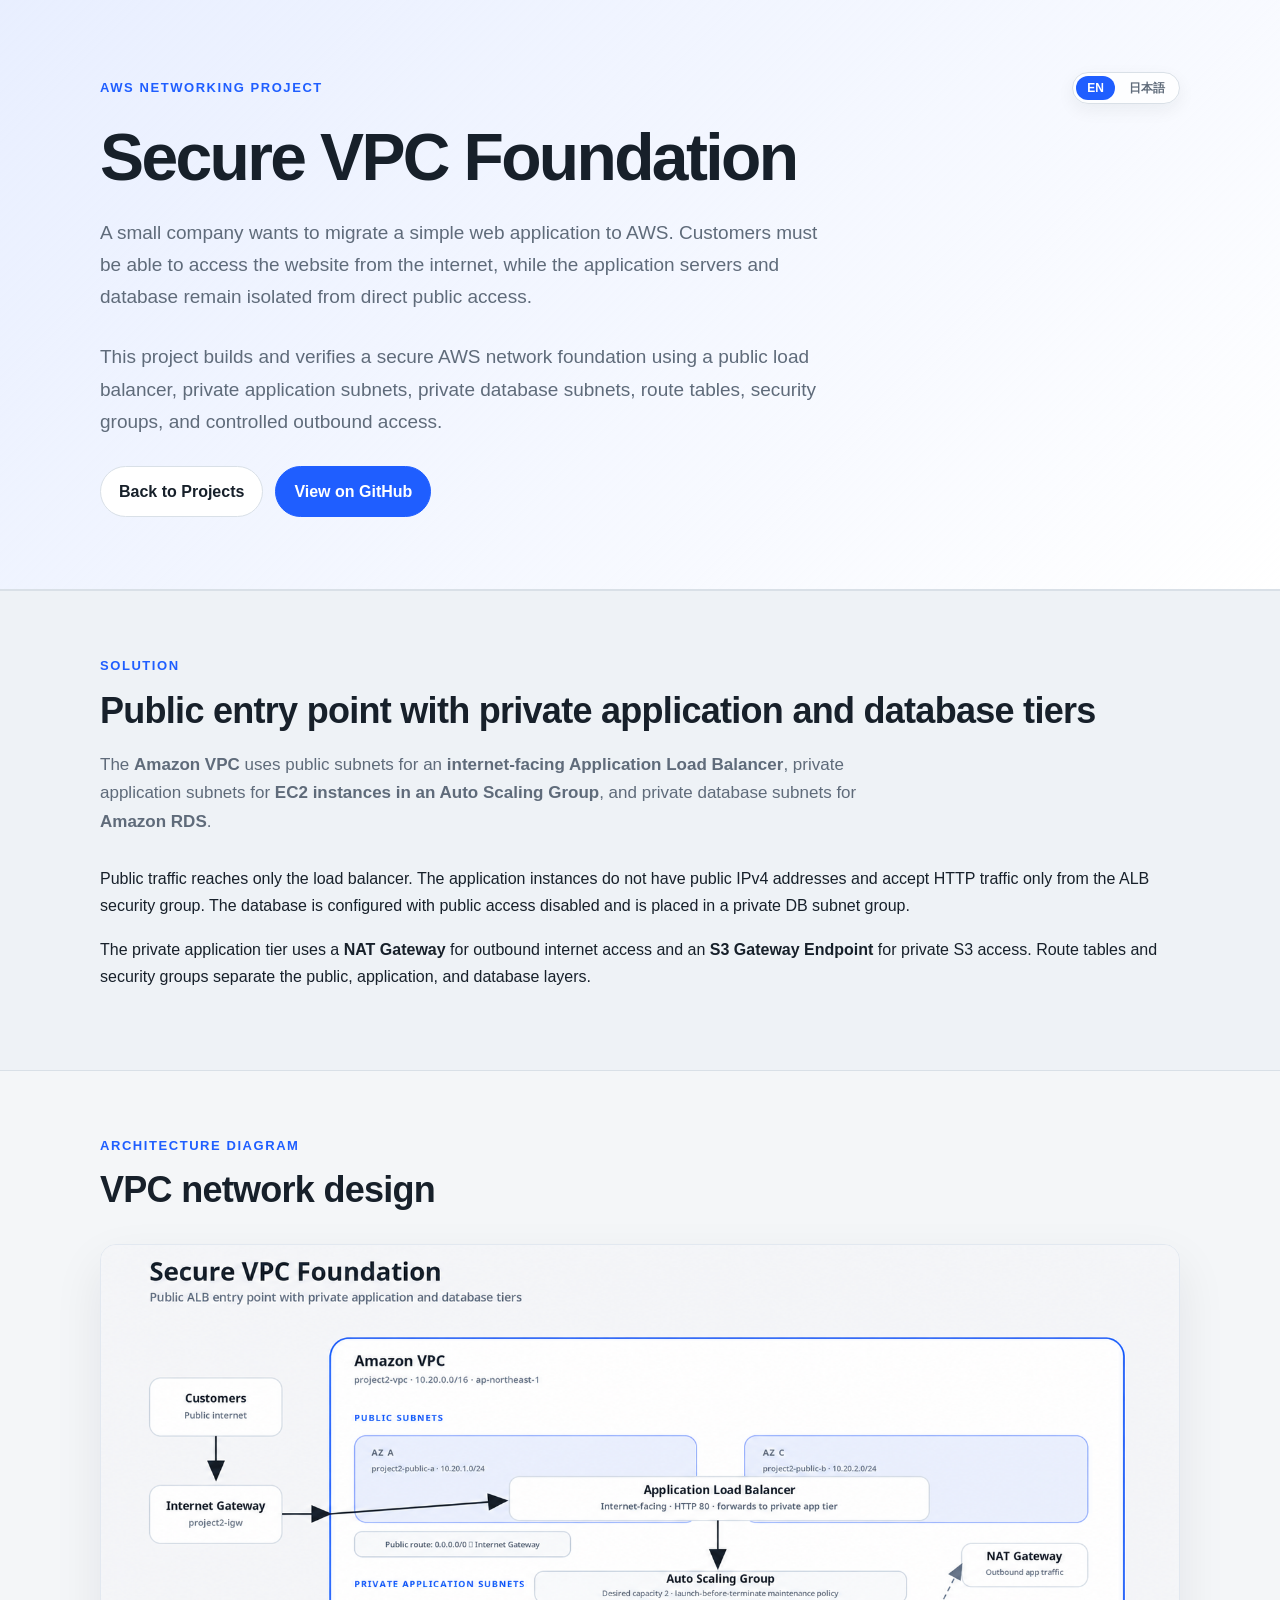
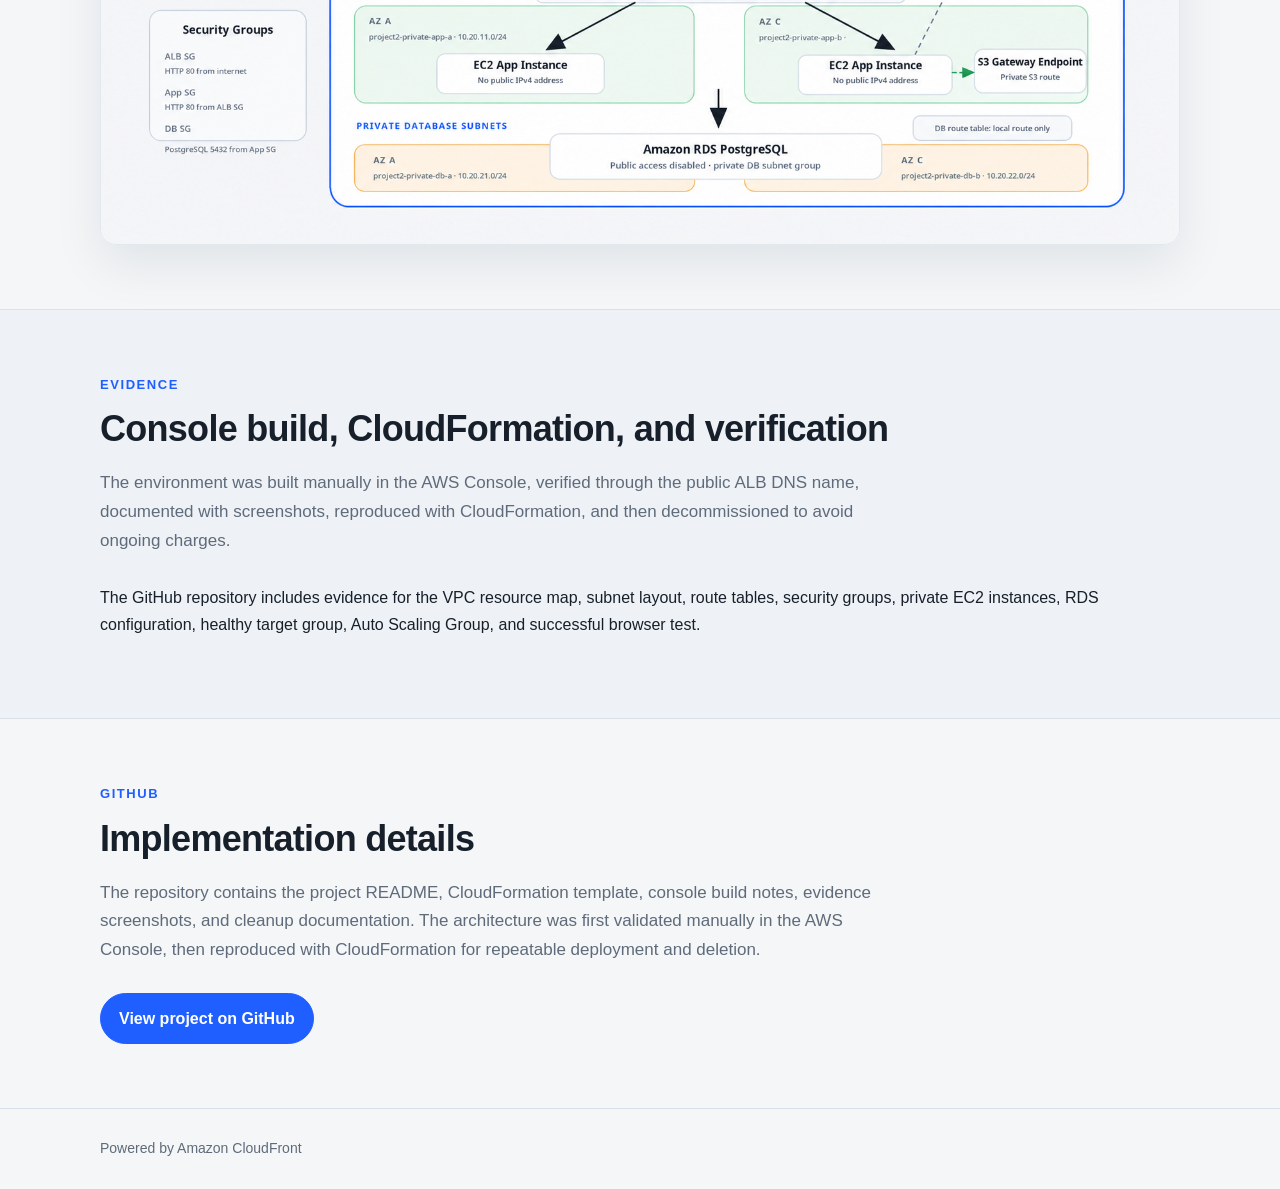
<file: website/projects/vpc-network-lab/index.html>
<!DOCTYPE html>
<html lang="en">
<head>
  <meta charset="UTF-8">
  <meta name="viewport" content="width=device-width, initial-scale=1.0">
  <title>Secure VPC Foundation | AWS / Cloud Operations Portfolio</title>
  <meta name="description" content="Secure multi-AZ AWS VPC with a public ALB, private EC2 and RDS tiers, documented architecture decisions, and independent CloudFormation and Terraform implementations.">
  <link rel="icon" href="../../favicon.ico" sizes="any">
  <link rel="stylesheet" href="../../style.css">
</head>
<body>
  <header class="site-header">
    <div class="container">
      <div class="top-line">
        <p class="eyebrow" data-i18n="project.eyebrow">AWS Networking Project</p>
        <div class="language-switch" aria-label="Language selection">
          <button type="button" class="lang-button active" data-lang="en">EN</button>
          <button type="button" class="lang-button" data-lang="ja">日本語</button>
        </div>
      </div>

      <h1 data-i18n="project.title">Secure VPC Foundation</h1>

      <p class="lead" data-i18n="project.lead1">
        A small company wants to migrate a simple web application to AWS. Customers must be able
        to access the website from the internet, while the application servers and database remain
        isolated from direct public access.
      </p>

      <p class="lead" data-i18n="project.lead2">
        This project builds and verifies a secure AWS network foundation using a public load balancer,
        private application subnets, private database subnets, route tables, security groups, and
        controlled outbound access.
      </p>

      <div class="hero-actions">
        <a href="../../index.html#projects" class="button secondary" data-i18n="project.backButton">Back to Projects</a>
        <a
          href="https://github.com/lisochronal-glitch/cloud-operations-sprint/tree/main/projects/secure-vpc-foundation"
          class="button primary"
          target="_blank"
          rel="noopener noreferrer"
          data-i18n="project.githubButton"
        >
          View on GitHub
        </a>
      </div>
    </div>
  </header>

  <main>
    <section class="section muted">
      <div class="container">
        <p class="section-label" data-i18n="solution.label">SOLUTION</p>
        <h2 data-i18n="solution.heading">Public entry point with private application and database tiers</h2>

        <p class="section-intro" data-i18n="solution.intro">
          The <strong>Amazon VPC</strong> uses public subnets for an
          <strong>internet-facing Application Load Balancer</strong>, private application subnets
          for <strong>EC2 instances in an Auto Scaling Group</strong>, and private database subnets
          for <strong>Amazon RDS</strong>.
        </p>

        <p data-i18n="solution.paragraph1">
          Public traffic reaches only the load balancer. The application instances do not have public
          IPv4 addresses and accept HTTP traffic only from the ALB security group. The database is
          configured with public access disabled and is placed in a private DB subnet group.
        </p>

        <p data-i18n="solution.paragraph2">
          The private application tier uses a <strong>NAT Gateway</strong> for outbound internet access
          and an <strong>S3 Gateway Endpoint</strong> for private S3 access. Route tables and security
          groups separate the public, application, and database layers.
        </p>
      </div>
    </section>

    <section class="section">
      <div class="container">
        <p class="section-label" data-i18n="diagram.label">ARCHITECTURE DIAGRAM</p>
        <h2 data-i18n="diagram.heading">VPC network design</h2>

        <img
          src="secure-vpc-foundation-diagram.png"
          alt="Secure VPC Foundation architecture diagram"
          class="project-diagram"
          data-i18n-alt="diagram.alt"
        >
      </div>
    </section>

    <section class="section muted">
      <div class="container">
        <p class="section-label" data-i18n="evidence.label">EVIDENCE</p>
        <h2 data-i18n="evidence.heading">Console build, CloudFormation, and verification</h2>

        <p class="section-intro" data-i18n="evidence.intro">
          The environment was built manually in the AWS Console, verified through the public ALB DNS
          name, documented with screenshots, reproduced with CloudFormation, and then decommissioned
          to avoid ongoing charges.
        </p>

        <p data-i18n="evidence.paragraph">
          The GitHub repository includes evidence for the VPC resource map, subnet layout, route tables,
          security groups, private EC2 instances, RDS configuration, healthy target group, Auto Scaling
          Group, and successful browser test.
        </p>
      </div>
    </section>

    <section class="section" id="github">
      <div class="container">
        <p class="section-label" data-i18n="github.label">GITHUB</p>
        <h2 data-i18n="github.heading">Implementation details</h2>

        <p class="section-intro" data-i18n="github.intro">
          The repository contains the project README, CloudFormation template, console build notes,
          evidence screenshots, and cleanup documentation. The architecture was first validated manually
          in the AWS Console, then reproduced with CloudFormation for repeatable deployment and deletion.
        </p>

        <a
          href="https://github.com/lisochronal-glitch/cloud-operations-sprint/tree/main/projects/secure-vpc-foundation"
          class="button primary"
          target="_blank"
          rel="noopener noreferrer"
          data-i18n="github.button"
        >
          View project on GitHub
        </a>
      </div>
    </section>
  </main>

  <footer class="site-footer">
    <div class="container">
      <p data-i18n="footer.text">Powered by Amazon CloudFront</p>
    </div>
  </footer>

  <script>
    const translations = {
      en: {
        "page.title": "Secure VPC Foundation | AWS / Cloud Operations Portfolio",
        "project.eyebrow": "AWS Networking Project",
        "project.title": "Secure VPC Foundation",
        "project.lead1": "A small company wants to migrate a simple web application to AWS. Customers must be able to access the website from the internet, while the application servers and database remain isolated from direct public access.",
        "project.lead2": "This project builds and verifies a secure AWS network foundation using a public load balancer, private application subnets, private database subnets, route tables, security groups, and controlled outbound access.",
        "project.backButton": "Back to Projects",
        "project.githubButton": "View on GitHub",

        "solution.label": "SOLUTION",
        "solution.heading": "Public entry point with private application and database tiers",
        "solution.intro": "The <strong>Amazon VPC</strong> uses public subnets for an <strong>internet-facing Application Load Balancer</strong>, private application subnets for <strong>EC2 instances in an Auto Scaling Group</strong>, and private database subnets for <strong>Amazon RDS</strong>.",
        "solution.paragraph1": "Public traffic reaches only the load balancer. The application instances do not have public IPv4 addresses and accept HTTP traffic only from the ALB security group. The database is configured with public access disabled and is placed in a private DB subnet group.",
        "solution.paragraph2": "The private application tier uses a <strong>NAT Gateway</strong> for outbound internet access and an <strong>S3 Gateway Endpoint</strong> for private S3 access. Route tables and security groups separate the public, application, and database layers.",

        "diagram.label": "ARCHITECTURE DIAGRAM",
        "diagram.heading": "VPC network design",
        "diagram.alt": "Secure VPC Foundation architecture diagram",

        "evidence.label": "EVIDENCE",
        "evidence.heading": "Console build, CloudFormation, and verification",
        "evidence.intro": "The environment was built manually in the AWS Console, verified through the public ALB DNS name, documented with screenshots, reproduced with CloudFormation, and then decommissioned to avoid ongoing charges.",
        "evidence.paragraph": "The GitHub repository includes evidence for the VPC resource map, subnet layout, route tables, security groups, private EC2 instances, RDS configuration, healthy target group, Auto Scaling Group, and successful browser test.",

        "github.label": "GITHUB",
        "github.heading": "Implementation details",
        "github.intro": "The repository contains the project README, CloudFormation template, console build notes, evidence screenshots, and cleanup documentation. The architecture was first validated manually in the AWS Console, then reproduced with CloudFormation for repeatable deployment and deletion.",
        "github.button": "View project on GitHub",

        "footer.text": "Powered by Amazon CloudFront"
      },

      ja: {
        "page.title": "セキュアなVPC基盤 | AWS / Cloud Operations Portfolio",
        "project.eyebrow": "AWSネットワーキングプロジェクト",
        "project.title": "セキュアなVPC基盤",
        "project.lead1": "小規模な会社が、シンプルなWebアプリケーションをAWSへ移行したいという想定です。顧客はインターネットからWebサイトへアクセスできる必要がありますが、アプリケーションサーバーとデータベースは直接のパブリックアクセスから分離する必要があります。",
        "project.lead2": "このプロジェクトでは、パブリックロードバランサー、プライベートアプリケーションサブネット、プライベートデータベースサブネット、ルートテーブル、セキュリティグループ、制御されたアウトバウンドアクセスを使用して、安全なAWSネットワーク基盤を構築・検証しました。",
        "project.backButton": "プロジェクト一覧へ戻る",
        "project.githubButton": "GitHubで見る",

        "solution.label": "SOLUTION",
        "solution.heading": "パブリックな入口とプライベートなアプリケーション・データベース層",
        "solution.intro": "<strong>Amazon VPC</strong> では、<strong>インターネット向けApplication Load Balancer</strong> 用のパブリックサブネット、<strong>Auto Scaling Group内のEC2インスタンス</strong> 用のプライベートアプリケーションサブネット、<strong>Amazon RDS</strong> 用のプライベートデータベースサブネットを使用しています。",
        "solution.paragraph1": "パブリックトラフィックはロードバランサーのみに到達します。アプリケーションインスタンスはパブリックIPv4アドレスを持たず、ALBのセキュリティグループからのHTTPトラフィックのみを受け付けます。データベースはパブリックアクセスを無効化し、プライベートDB subnet groupに配置しました。",
        "solution.paragraph2": "プライベートアプリケーション層では、アウトバウンドインターネットアクセスに<strong>NAT Gateway</strong>を使用し、プライベートS3アクセスに<strong>S3 Gateway Endpoint</strong>を使用しています。ルートテーブルとセキュリティグループによって、パブリック層、アプリケーション層、データベース層を分離しています。",

        "diagram.label": "ARCHITECTURE DIAGRAM",
        "diagram.heading": "VPCネットワーク設計",
        "diagram.alt": "セキュアなVPC基盤のアーキテクチャ図",

        "evidence.label": "EVIDENCE",
        "evidence.heading": "コンソール構築、CloudFormation、検証",
        "evidence.intro": "この環境はAWSコンソールで手動構築し、パブリックALBのDNS名を通じて検証し、スクリーンショットで文書化しました。その後、CloudFormationで再現し、継続的な課金を避けるために削除しました。",
        "evidence.paragraph": "GitHubリポジトリには、VPC resource map、サブネット構成、ルートテーブル、セキュリティグループ、プライベートEC2インスタンス、RDS構成、healthy target group、Auto Scaling Group、ブラウザテスト成功の証跡が含まれています。",

        "github.label": "GITHUB",
        "github.heading": "実装詳細",
        "github.intro": "リポジトリには、プロジェクトREADME、CloudFormationテンプレート、コンソール構築メモ、証跡スクリーンショット、クリーンアップ記録が含まれています。アーキテクチャは最初にAWSコンソールで手動検証し、その後CloudFormationで再現して、反復可能なデプロイと削除を確認しました。",
        "github.button": "GitHubでプロジェクトを見る",

        "footer.text": "Powered by Amazon CloudFront"
      }
    };

    function getInitialLanguage() {
      const savedLanguage = localStorage.getItem("preferredLanguage");

      if (savedLanguage === "en" || savedLanguage === "ja") {
        return savedLanguage;
      }

      return navigator.language.startsWith("ja") ? "ja" : "en";
    }

    function applyLanguage(language) {
      document.documentElement.lang = language;
      document.title = translations[language]["page.title"];

      document.querySelectorAll("[data-i18n]").forEach((element) => {
        const key = element.getAttribute("data-i18n");
        if (translations[language][key]) {
          element.innerHTML = translations[language][key];
        }
      });

      document.querySelectorAll("[data-i18n-alt]").forEach((element) => {
        const key = element.getAttribute("data-i18n-alt");
        if (translations[language][key]) {
          element.setAttribute("alt", translations[language][key]);
        }
      });

      document.querySelectorAll(".lang-button").forEach((button) => {
        button.classList.toggle("active", button.dataset.lang === language);
      });

      localStorage.setItem("preferredLanguage", language);
    }

    document.querySelectorAll(".lang-button").forEach((button) => {
      button.addEventListener("click", () => {
        applyLanguage(button.dataset.lang);
      });
    });

    applyLanguage(getInitialLanguage());
  </script>
</body>
</html>
</file>
<file: website/style.css>
:root {
  --bg: #f4f6f8;
  --panel: #ffffff;
  --text: #17202a;
  --muted: #5f6b7a;
  --line: #d9e0e7;
  --accent: #1f5eff;
  --accent-dark: #1645b8;
  --soft-accent: #eaf0ff;
  --success: #1f8f55;
  --shadow: 0 12px 30px rgba(23, 32, 42, 0.08);
}

* {
  box-sizing: border-box;
}

html {
  scroll-behavior: smooth;
}

body {
  margin: 0;
  font-family: -apple-system, BlinkMacSystemFont, "Segoe UI", "Noto Sans JP", "Hiragino Kaku Gothic ProN", Meiryo, sans-serif;
  background: var(--bg);
  color: var(--text);
  line-height: 1.7;
}

a {
  color: var(--accent);
  text-decoration: none;
}

a:hover {
  text-decoration: underline;
}

a:focus-visible,
button:focus-visible {
  outline: 3px solid rgba(31, 94, 255, 0.28);
  outline-offset: 3px;
}

.container {
  width: min(1080px, calc(100% - 40px));
  margin: 0 auto;
}

.site-header {
  background:
    linear-gradient(135deg, rgba(31, 94, 255, 0.10), rgba(255, 255, 255, 0.85)),
    var(--panel);
  border-bottom: 1px solid var(--line);
  padding: 72px 0;
}

.header-grid {
  display: grid;
  grid-template-columns: 1.6fr 0.9fr;
  gap: 36px;
  align-items: center;
}

.top-line {
  display: flex;
  align-items: center;
  justify-content: space-between;
  gap: 16px;
  flex-wrap: wrap;
  margin-bottom: 12px;
}

.eyebrow,
.section-label {
  margin: 0 0 10px;
  color: var(--accent);
  font-size: 13px;
  font-weight: 800;
  letter-spacing: 0.12em;
  text-transform: uppercase;
}

.top-line .eyebrow {
  margin-bottom: 0;
}

.language-switch {
  display: inline-flex;
  align-items: center;
  gap: 3px;
  padding: 3px;
  background: rgba(255, 255, 255, 0.82);
  border: 1px solid var(--line);
  border-radius: 999px;
  box-shadow: 0 6px 18px rgba(23, 32, 42, 0.06);
}

.lang-button {
  border: 0;
  border-radius: 999px;
  padding: 6px 11px;
  background: transparent;
  color: var(--muted);
  font: inherit;
  font-size: 12px;
  font-weight: 800;
  line-height: 1;
  cursor: pointer;
}

.lang-button:hover {
  color: var(--text);
  background: var(--soft-accent);
}

.lang-button.active {
  color: white;
  background: var(--accent);
}

h1,
h2,
h3 {
  line-height: 1.25;
}

h1 {
  margin: 0 0 18px;
  font-size: clamp(42px, 6vw, 66px);
  letter-spacing: -0.04em;
}

h2 {
  margin: 0 0 18px;
  font-size: clamp(26px, 3vw, 36px);
  letter-spacing: -0.02em;
}

.two-column h2 {
  font-size: clamp(24px, 2.6vw, 32px);
}

h3 {
  margin: 0 0 10px;
  font-size: 18px;
}

p {
  margin-top: 0;
}

.lead {
  max-width: 720px;
  margin: 0 0 28px;
  color: var(--muted);
  font-size: 19px;
}

.hero-actions {
  display: flex;
  gap: 12px;
  flex-wrap: wrap;
}

.button {
  display: inline-block;
  border-radius: 999px;
  padding: 11px 18px;
  font-weight: 700;
  border: 1px solid var(--line);
}

.button.primary {
  background: var(--accent);
  color: white;
  border-color: var(--accent);
}

.button.primary:hover {
  background: var(--accent-dark);
  text-decoration: none;
}

.button.secondary {
  background: white;
  color: var(--text);
}

.button.secondary:hover {
  border-color: var(--accent);
  text-decoration: none;
}

.profile-card,
.card,
.project-main,
.status-card,
.background-card,
.contact-panel {
  background: var(--panel);
  border: 1px solid var(--line);
  border-radius: 18px;
  box-shadow: var(--shadow);
}

.profile-card {
  padding: 26px;
}

.profile-card h2 {
  font-size: 20px;
  margin-bottom: 18px;
}

.profile-card dl {
  margin: 0;
}

.profile-card div {
  padding: 14px 0;
  border-top: 1px solid var(--line);
}

.profile-card div:first-child {
  border-top: 0;
  padding-top: 0;
}

.profile-card dt {
  color: var(--muted);
  font-size: 13px;
  font-weight: 700;
  text-transform: uppercase;
}

.profile-card dd {
  margin: 4px 0 0;
  font-weight: 700;
}

.section {
  padding: 64px 0;
}

.section.muted {
  background: #eef2f6;
  border-top: 1px solid var(--line);
  border-bottom: 1px solid var(--line);
}

#contact {
  padding: 44px 0;
}

#contact .container {
  max-width: 760px;
}

.two-column {
  display: grid;
  grid-template-columns: 0.9fr 1.4fr;
  gap: 46px;
}

.two-column p:last-child {
  margin-bottom: 0;
}

.section-intro {
  max-width: 780px;
  color: var(--muted);
  margin-bottom: 28px;
  font-size: 17px;
}

.card-grid {
  display: grid;
  grid-template-columns: repeat(4, 1fr);
  gap: 18px;
}

.card {
  padding: 24px;
  display: flex;
  flex-direction: column;
}

.card {
  padding: 24px;
}

.card p,
.project-main p,
.status-card p,
.background-card p {
  color: var(--muted);
  margin-bottom: 0;
}

.project-layout {
  display: grid;
  grid-template-columns: 1.4fr 0.8fr;
  gap: 22px;
}

.project-main,
.status-card {
  padding: 28px;
}

.check-list,
.plain-list {
  padding-left: 0;
  list-style: none;
  margin: 0;
}

.check-list li,
.plain-list li {
  position: relative;
  padding-left: 28px;
  margin-bottom: 13px;
}

.check-list li:last-child,
.plain-list li:last-child {
  margin-bottom: 0;
}

.check-list li::before {
  content: "✓";
  position: absolute;
  left: 0;
  top: 0;
  color: var(--success);
  font-weight: 900;
}

.plain-list li::before {
  content: "•";
  position: absolute;
  left: 4px;
  top: 0;
  color: var(--accent);
  font-weight: 900;
}

.timeline {
  margin: 0;
  padding-left: 22px;
}

.timeline li {
  margin-bottom: 10px;
  color: var(--muted);
}

.timeline li.done {
  color: var(--text);
  font-weight: 700;
}

.timeline li.done::marker {
  color: var(--success);
}

.skill-list {
  display: grid;
  grid-template-columns: repeat(2, 1fr);
  gap: 18px;
}

.skill-list div {
  background: var(--panel);
  border: 1px solid var(--line);
  border-radius: 16px;
  padding: 24px;
}

.skill-list p {
  color: var(--muted);
  margin: 0;
}

.background-card {
  padding: 26px;
  margin-bottom: 18px;
}

.background-card:last-child {
  margin-bottom: 0;
}

.contact-panel {
  padding: 24px 32px;
  display: flex;
  flex-direction: column;
  align-items: flex-start;
  gap: 14px;
}

.contact-panel h2 {
  margin-bottom: 0;
}

.contact-panel p {
  margin: 10px 0 0;
  color: var(--muted);
  max-width: 60ch;
}

.contact-links {
  display: flex;
  flex-wrap: wrap;
  justify-content: flex-start;
  gap: 10px;
}

.contact-links a {
  background: var(--soft-accent);
  border: 1px solid #c7d5ff;
  border-radius: 12px;
  padding: 8px 14px;
  font-weight: 700;
  white-space: nowrap;
  text-align: center;
}

.contact-links a:hover {
  background: #dfe8ff;
  text-decoration: none;
}

.site-footer {
  padding: 28px 0;
  color: var(--muted);
  font-size: 14px;
  border-top: 1px solid var(--line);
}

.site-footer p {
  margin: 0;
}

.footer-counter {
  margin-left: 0.75rem;
  white-space: nowrap;
}

.footer-separator {
  opacity: 0.5;
  margin: 0 0.35rem;
}

@media (max-width: 860px) {
  .header-grid,
  .two-column,
  .project-layout,
  .card-grid,
  .skill-list {
    grid-template-columns: 1fr;
  }

  .site-header {
    padding: 48px 0;
  }

  .section {
    padding: 44px 0;
  }

}

@media (max-width: 520px) {
  .container {
    width: min(100% - 28px, 1080px);
  }

  h1 {
    font-size: clamp(38px, 13vw, 52px);
  }

  .lead {
    font-size: 17px;
  }

  .button {
    width: 100%;
    text-align: center;
  }

  .language-switch {
    margin-top: 2px;
  }
}

.badge-link {
    display: inline-flex;
    margin-top: auto;
    padding-top: 1rem;
    font-size: 0.85rem;
    font-weight: 700;
    color: #2563eb;
    text-decoration: none;
    align-self: flex-start;
}

.badge-link:hover {
    text-decoration: underline;
}

/* Project detail pages */

.project-detail-hero {
  max-width: 960px;
  margin: 0 auto;
  padding: 5rem 1.5rem 3rem;
}

.project-detail-hero h1 {
  margin-bottom: 1rem;
}

.project-lead {
  max-width: 760px;
  font-size: 1.1rem;
  line-height: 1.7;
}

.project-actions {
  display: flex;
  gap: 1rem;
  flex-wrap: wrap;
  margin-top: 2rem;
}

.project-summary-grid {
  max-width: 960px;
  margin: 0 auto;
  padding: 0 1.5rem 2rem;
  display: grid;
  grid-template-columns: repeat(2, minmax(0, 1fr));
  gap: 1rem;
}

.summary-card {
  padding: 1.25rem;
  border-radius: 1rem;
  border: 1px solid rgba(148, 163, 184, 0.25);
  background: rgba(15, 23, 42, 0.35);
}

.summary-card h2 {
  font-size: 1rem;
  margin-bottom: 0.5rem;
}

.project-section {
  max-width: 960px;
  margin: 0 auto;
  padding: 2rem 1.5rem;
}

.project-section h2 {
  margin-bottom: 0.75rem;
}

.project-section p,
.project-section li {
  line-height: 1.7;
}

.project-section ul {
  padding-left: 1.25rem;
}

@media (max-width: 700px) {
  .project-summary-grid {
    grid-template-columns: 1fr;
  }

  .project-detail-hero {
    padding-top: 3rem;
  }
}

.project-diagram {
  width: 100%;
  max-width: 1100px;
  display: block;
  margin: 2rem auto 0;
  border-radius: 1rem;
  border: 1px solid #e2e8f0;
  box-shadow: 0 20px 50px rgba(15, 23, 42, 0.08);
}

.project-links {
  display: flex;
  gap: 1rem;
  flex-wrap: wrap;
  margin-top: 1rem;
}

.project-links a {
  font-weight: 700;
  color: #2563eb;
  text-decoration: none;
}

.project-links a:hover {
  text-decoration: underline;
}

.section-bordered {
  border-top: 1px solid var(--line);
}

/* Live demo panel (project detail pages) */
.workflow-demo-panel {
  display: flex;
  align-items: flex-start;
  gap: 16px;
  flex-wrap: wrap;
  margin: 24px 0 16px;
}

.workflow-demo-button {
  display: inline-block;
  border-radius: 999px;
  padding: 11px 18px;
  font: inherit;
  font-weight: 700;
  line-height: 1.7;
  border: 1px solid var(--accent);
  background: var(--accent);
  color: white;
  cursor: pointer;
  white-space: nowrap;
}

.workflow-demo-button:hover {
  background: var(--accent-dark);
}

.workflow-demo-button:disabled {
  opacity: 0.72;
  cursor: wait;
}

.workflow-demo-result {
  width: min(100%, 26rem);
  padding: 16px 18px;
  background: var(--panel);
  border: 1px solid var(--line);
  border-radius: 14px;
  box-shadow: var(--shadow);
}

.workflow-demo-result p {
  margin: 6px 0;
  font-size: 15px;
  color: var(--muted);
}

.demo-result-strong {
  color: var(--text);
  font-weight: 800;
}

.demo-result-error {
  color: #b3261e;
  font-weight: 700;
}

@media (max-width: 720px) {
  .workflow-demo-panel {
    display: block;
  }

  .workflow-demo-button,
  .workflow-demo-result {
    width: 100%;
  }

  .workflow-demo-result {
    margin-top: 14px;
  }
}


/* Project detail body copy */
.project-copy-text {
  color: var(--muted);
  font-size: 1rem;
  line-height: 1.75;
  max-width: 980px;
}

.project-copy-text + .project-copy-text {
  margin-top: 1.35rem;
}
</file>
